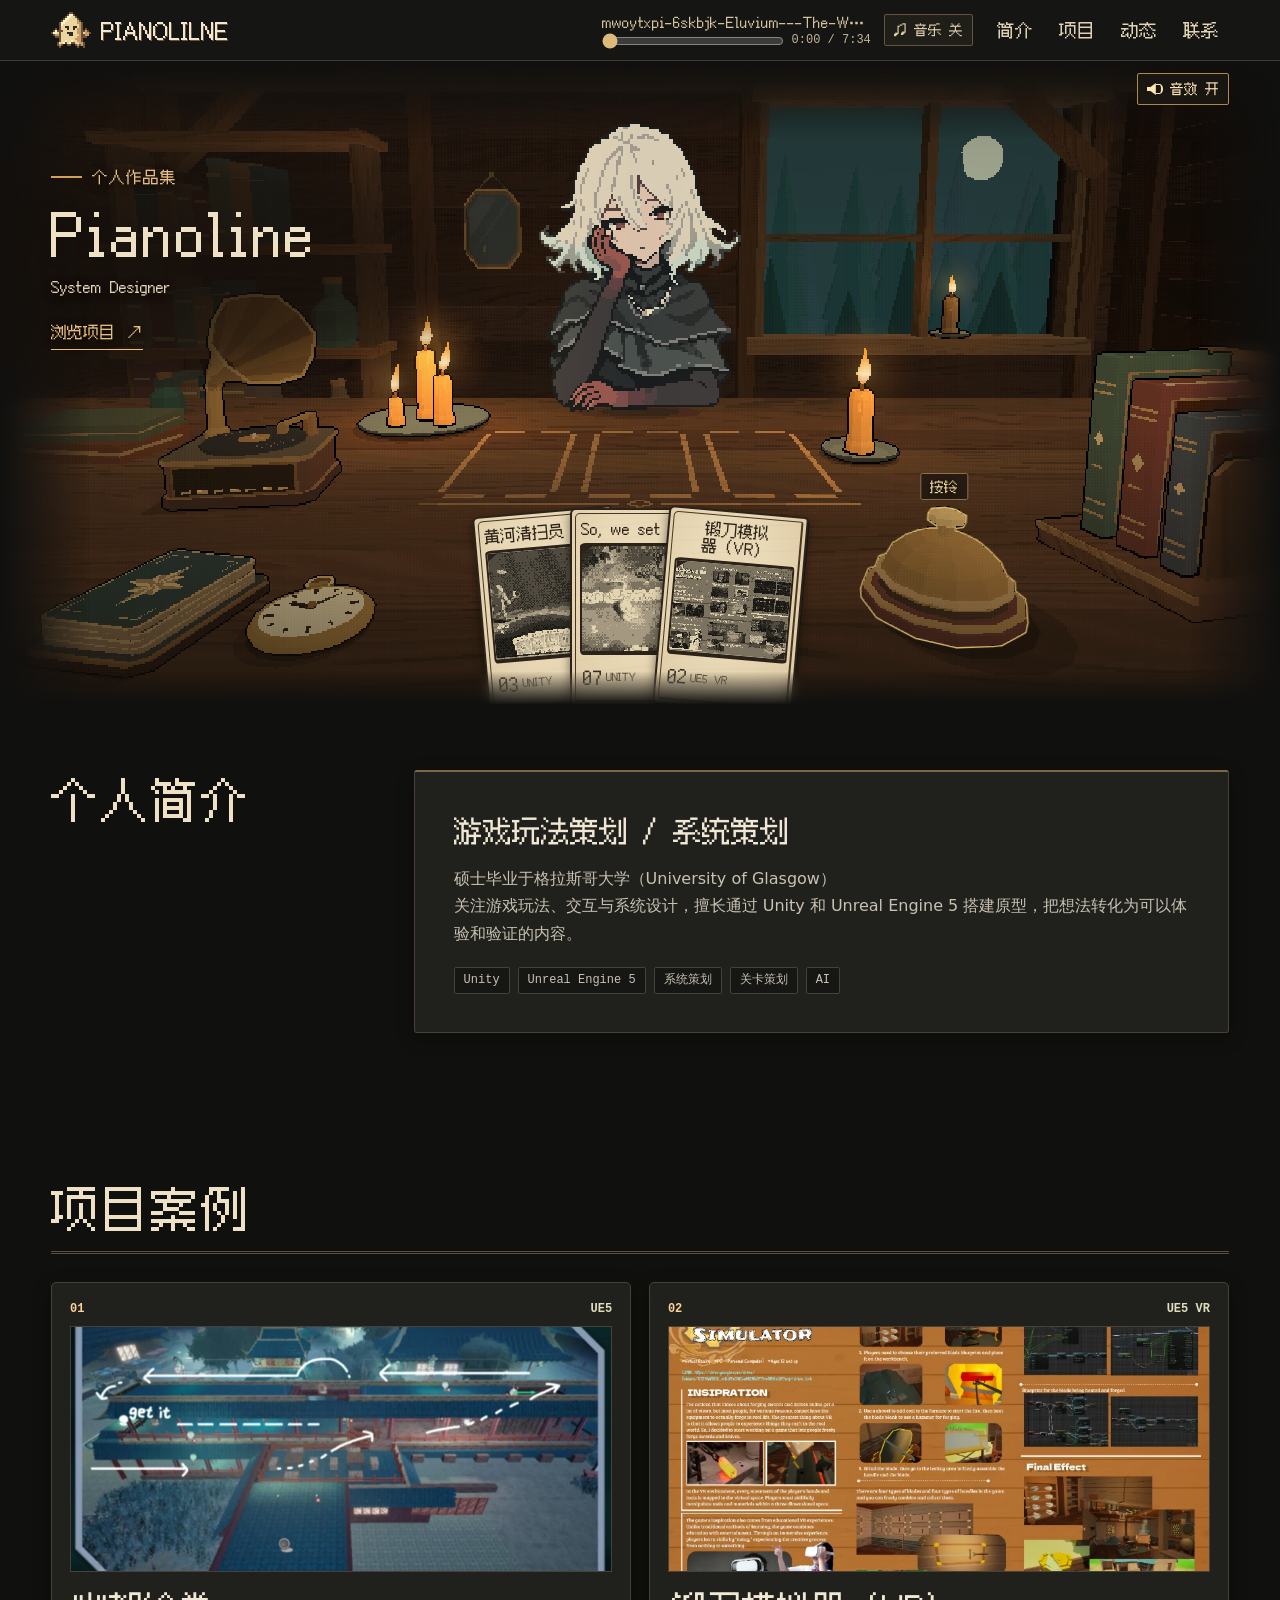
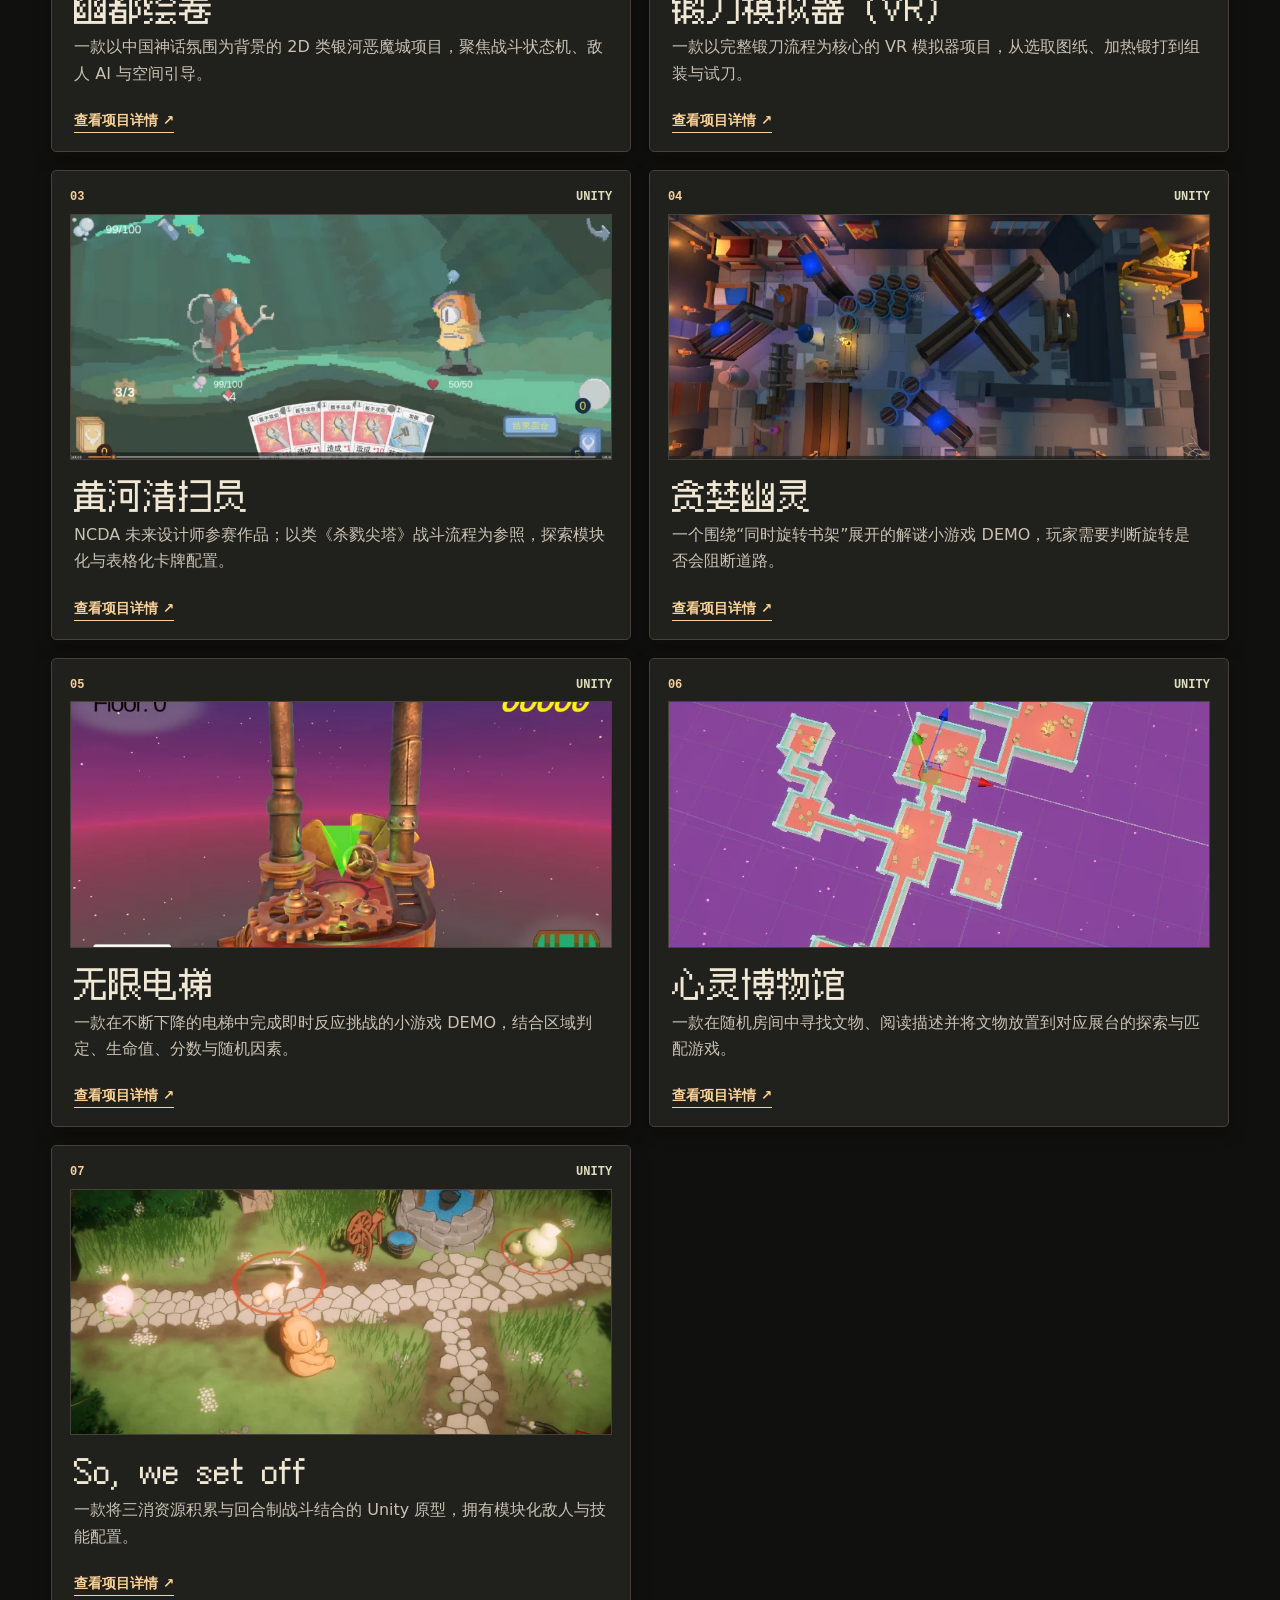
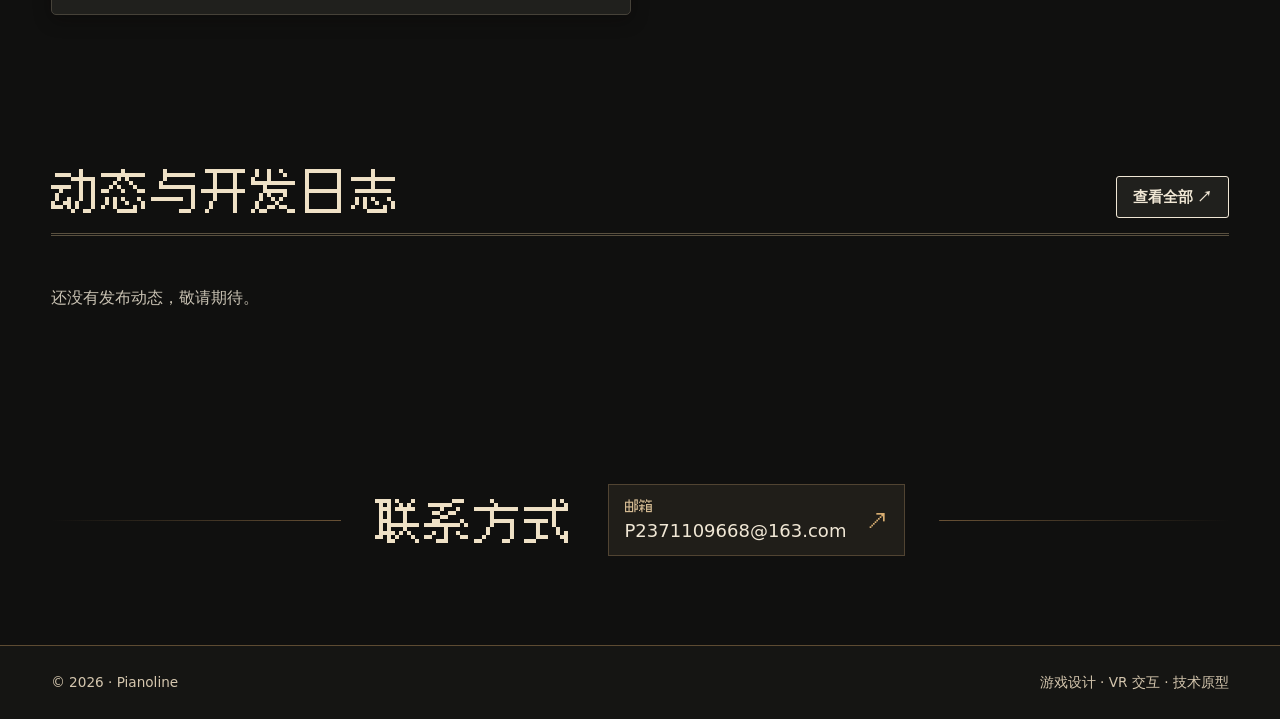
<file: index.html>
<!doctype html>
<html lang="zh-CN">
  <head>
    <meta charset="utf-8">
    <meta name="color-scheme" content="dark">
    <style>html { background: #10100f; }</style>
    <meta name="viewport" content="width=device-width, initial-scale=1">
    <meta name="description" content="中文游戏与 VR 设计个人作品集。">
    <title>游戏与 VR 作品集</title>
    <link rel="stylesheet" href="assets/fonts/titles.css?v=pixel-table-3">
    <link rel="stylesheet" href="assets/styles.css?v=phone-table">
    <link rel="stylesheet" href="assets/site-music.css?v=music-prompt">
  </head>
  <body data-page="home">
    <script src="assets/main.js?v=continuous-music"></script>
    <div id="site-root"></div>
    <noscript>此作品集需要启用浏览器 JavaScript 才能加载内容。</noscript>
    <script src="assets/site-content.js?v=stream-playback"></script>
    <script src="assets/schema.js?v=dream-red-book"></script>
    <script src="assets/playlist-files.js"></script>
    <script src="assets/music-spectrum.js?v=stream-playback"></script>
    <script src="assets/site-music.js?v=mobile-playhead"></script>
    <script src="assets/site.js?v=lit-room"></script>
  </body>
</html>
</file>
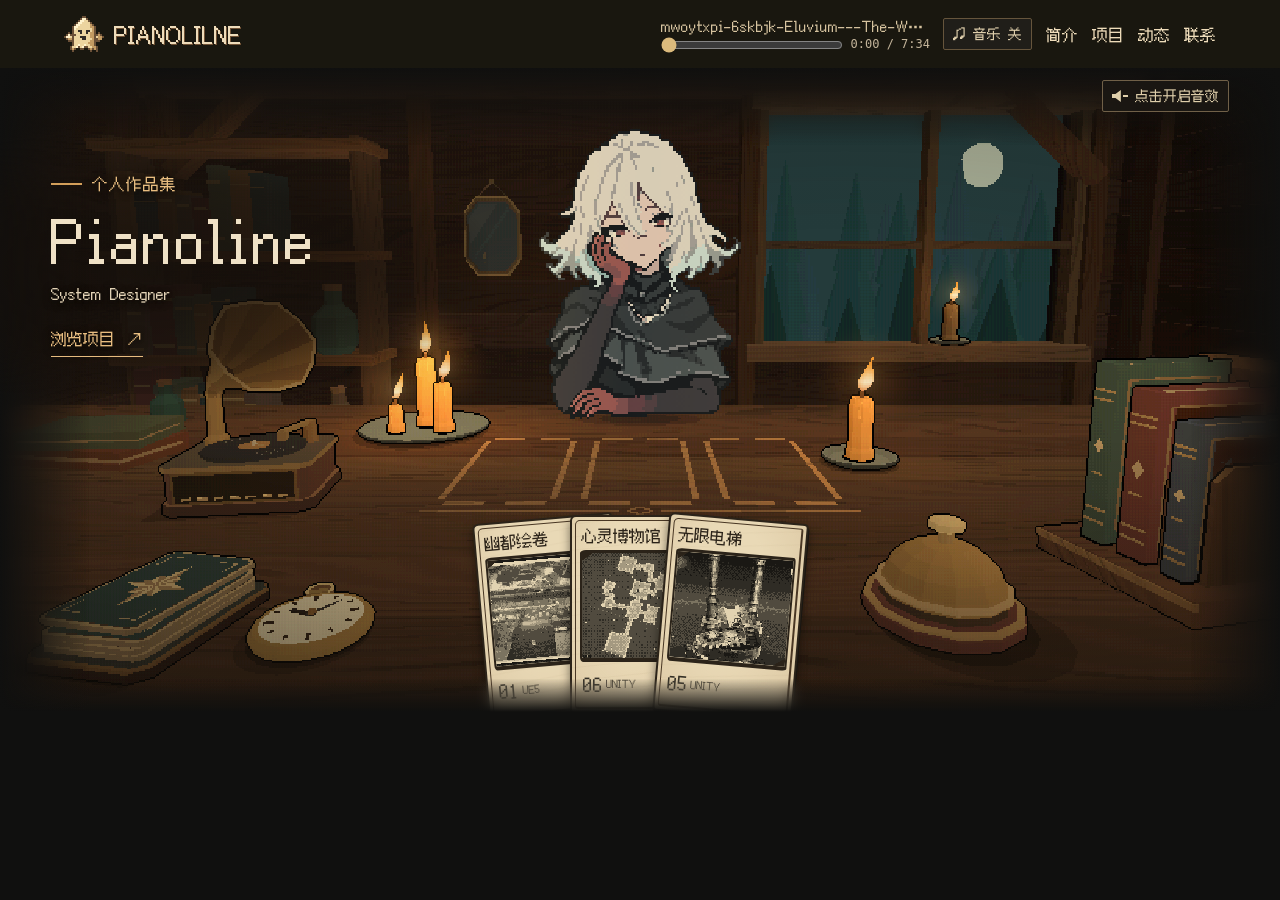
<file: interactive/index.html>
<!doctype html>
<html lang="zh-CN">
<head>
  <meta charset="utf-8">
  <meta name="color-scheme" content="dark">
  <style>html { background: #10100f; }</style>
  <meta name="viewport" content="width=device-width,initial-scale=1">
  <title>个人作品集 · 作品卡</title>
  <script>
    const display = new URLSearchParams(location.search);
    const tableKey = "portfolio-table-v1:" + new URL("../", location.href).pathname + (display.has("preview") ? ":preview" : "");
    const resumeTable = display.has("resume") || performance.getEntriesByType("navigation")[0]?.type === "back_forward";
    if (display.has("embed")) document.documentElement.classList.add("embedded");
    // The embedded table has its own height. Use the host viewport for phone rotation.
    const viewport = window.frameElement?.ownerDocument.defaultView || window;
    const phoneLandscape = viewport.matchMedia("(pointer:coarse) and (orientation:landscape) and (max-height:550px) and (max-width:1000px)");
    function updatePhoneLayout() { document.documentElement.classList.toggle("phone-landscape", phoneLandscape.matches); }
    updatePhoneLayout();
    phoneLandscape.addEventListener("change", updatePhoneLayout);
  </script>
  <link rel="stylesheet" href="../assets/fonts/titles.css?v=pixel-table-3">
  <link rel="stylesheet" href="prototype.css?v=pixel-ink">
  <link rel="stylesheet" href="../assets/site-music.css?v=music-prompt">
</head>
<body>
  <header class="standalone"><a href="../index.html"><span class="brand-mark" aria-hidden="true"></span>PIANOLILNE</a><div class="site-music"></div><nav aria-label="页面导航"><a href="../index.html#about">简介</a><a href="../index.html#projects">项目</a><a href="../index.html#updates">动态</a><a href="../index.html#contact">联系</a></nav></header>
  <main class="arena" id="arena">
    <div class="audio-controls" role="group" aria-label="声音设置">
    <button id="sound-toggle" class="sound-toggle" type="button" tabindex="-1" aria-label="牌桌音效" aria-pressed="false" hidden>
      <i class="speaker" aria-hidden="true"></i><span class="sound-state">点击开启音效</span>
    </button>
    </div>
    <section class="stage" aria-labelledby="title">
      <div class="opening">
        <p class="edition"><i aria-hidden="true"></i> 个人作品集</p>
        <div class="opening-copy">
          <h1 id="title">作品集</h1>
          <p class="byline" id="byline"></p>
          <p class="opening-note" id="opening-note" hidden></p>
        </div>
        <a class="browse" target="_top" href="../index.html#projects">浏览项目 <span aria-hidden="true">↗</span></a>
      </div>
    </section>
    <svg width="0" height="0" aria-hidden="true" focusable="false" style="position:absolute">
      <defs>
        <filter id="card-ink-levels" color-interpolation-filters="sRGB">
          <feColorMatrix type="matrix" values=".36 .71 .14 0 -.10  .36 .71 .14 0 -.10  .36 .71 .14 0 -.10  0 0 0 1 0"/>
          <feComponentTransfer>
            <feFuncR type="discrete" tableValues=".11 .20 .35 .53 .71 .86 .97"/>
            <feFuncG type="discrete" tableValues=".11 .20 .35 .53 .71 .86 .97"/>
            <feFuncB type="discrete" tableValues=".11 .20 .35 .53 .71 .86 .97"/>
          </feComponentTransfer>
        </filter>
        <clipPath id="dream-table-contact" clipPathUnits="objectBoundingBox">
        <polygon transform="scale(.0078125)" id="dream-table-edge" points="0,0 128,0 128,120 0,120"/>
        <!-- The exposed arms stay in front of the table in all five finger poses. -->
        <path transform="scale(.0078125)" d="M30 [base64]"/>
      </clipPath></defs>
    </svg>
    <div class="encounter">
        <button tabindex="-1" class="ghost" id="ghost" type="button" title="守望人" aria-label="和守望人聊天，或把作品卡拖给她">
          <span class="speech" id="speech" aria-hidden="true" hidden></span>
          <span class="ghost-portrait" aria-hidden="true">
            <span class="skin-layers">
              <span class="portrait-layer portrait-ink"><img src="art/celadon-ghost.png?v=eyelids" width="128" height="128" alt="" draggable="false"></span>
              <span class="portrait-layer portrait-embers"><img src="art/celadon-ghost-expression.png?v=eyelids" width="128" height="128" alt="" draggable="false"></span>
            </span>
          </span>
          <span class="hit" aria-hidden="true"></span>
        </button>
    </div>
    <button type="button" id="window-moon" aria-label="点击月亮，进入城堡" hidden></button>
    <button type="button" id="skin-mirror" aria-label="古镜，切换角色皮肤" hidden></button>
    <span class="ghost-voice" id="ghost-voice" role="status" aria-atomic="true"></span>
    <div class="scene-edges" aria-hidden="true"></div>
    <div class="board-slots" id="board-slots" role="group" aria-label="己方三个牌位">
      <div class="board-slot"></div><div class="board-slot"></div><div class="board-slot"></div>
    </div>
    <section class="table" aria-label="作品手牌">
      <div class="table-inner">
        <div class="play-row">
          <div class="deckzone">
            <button tabindex="-1" id="deck" class="deck" aria-label="抽一张作品卡" aria-describedby="deck-tip">
              <span class="control-art deck-art" aria-hidden="true"><i>✷</i></span>
              <span class="prop-tip" id="deck-tip" role="tooltip"><b>抽一张</b><small>牌库余 <span id="remaining"></span> 张</small><small>拖到这里可放回</small></span>
            </button>
          </div>
          <button tabindex="-1" type="button" id="shuffle" class="shuffle" aria-label="怀表：洗回手牌和已用牌，重新抽三张" aria-describedby="shuffle-tip">
            <span class="control-art shuffle-art" aria-hidden="true"></span>
            <span class="prop-tip" id="shuffle-tip" role="tooltip"><b>洗牌重抽</b><small>洗回手牌和已用牌，重发三张</small></span>
          </button>
          <div class="hand" id="hand"></div>
          <button tabindex="-1" class="end" id="end" aria-label="结束回合，前往动态" aria-describedby="bell-tip">
            <span class="control-art bell-art" aria-hidden="true"></span>
            <span class="prop-tip" id="bell-tip" role="tooltip"><b>回合结束</b><small>按铃前往动态</small></span>
          </button>
        </div>
      </div>
    </section>
    <div id="transition" class="transition" aria-hidden="true"><div class="reveal-cover"><img id="transition-image" alt="" hidden><strong id="transition-title"></strong></div></div>
  </main>
  <script src="../assets/schema.js?v=dream-red-book"></script>
  <script src="../assets/playlist-files.js"></script>
  <script src="../assets/site-content.js?v=stream-playback"></script>
  <script src="art/book-prints.js?v=pixel-png"></script>
  <script src="cabin-mesh.js?v=pixel-png"></script>
  <script src="portrait-light.js?v=lit-room"></script>
  <script src="cabin-view.js?v=pixel-png"></script>
  <script src="ghost-idle.js?v=lit-room"></script>
  <script src="golden-veil.js?v=mist-wisps"></script>
  <script src="skin-mirror.js?v=lit-room"></script>
  <script src="table-audio.js?v=duel-placement"></script>
  <script src="../assets/music-spectrum.js?v=stream-playback"></script>
  <script src="../assets/site-music.js?v=mobile-playhead"></script>
  <script src="card-art.js"></script>
  <script src="prototype.js?v=pixel-ink"></script>
</body>
</html>
</file>
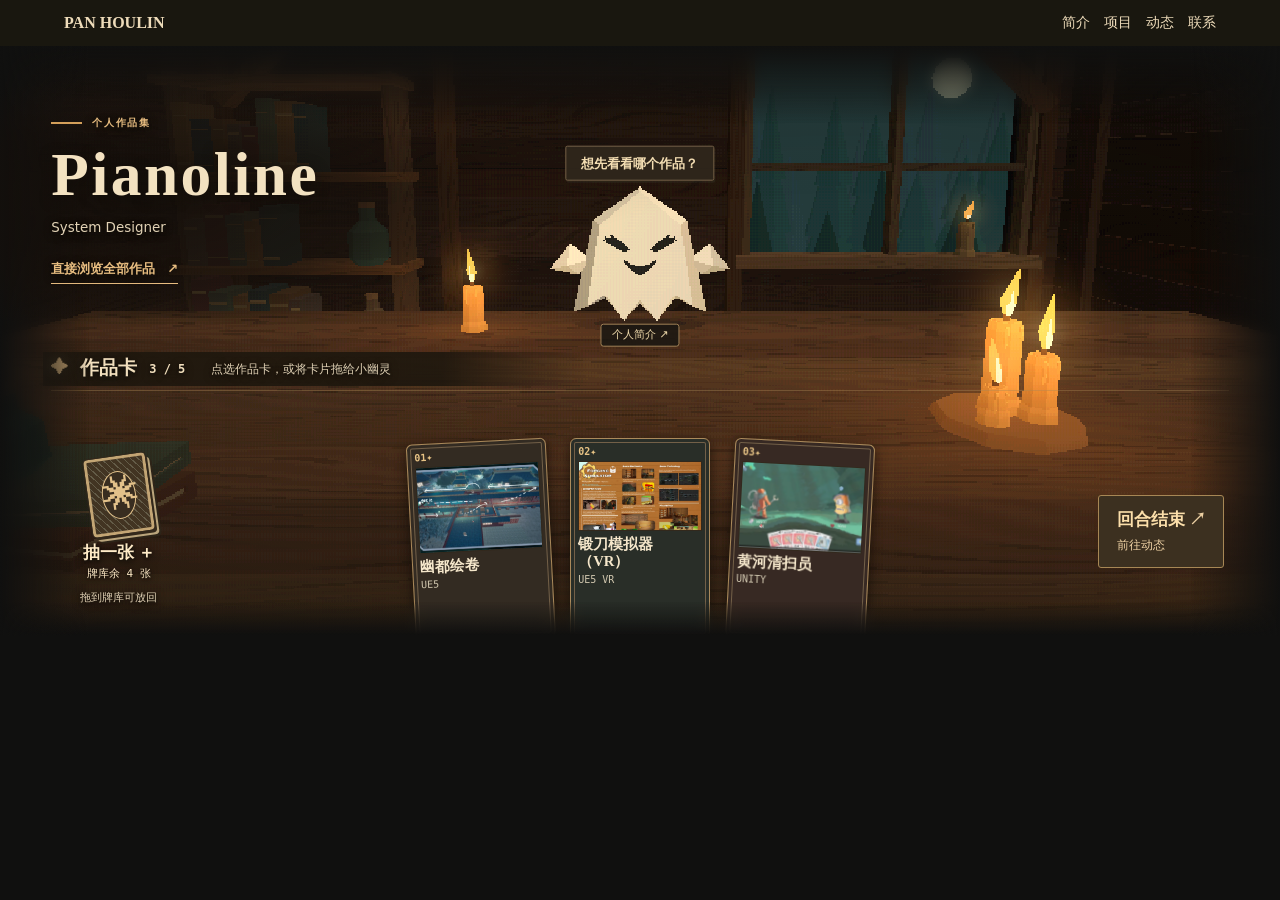
<file: prototype/index.html>
<!doctype html>
<html lang="zh-CN">
<head>
  <meta charset="utf-8">
  <meta name="viewport" content="width=device-width,initial-scale=1">
  <title>个人作品集 · 作品卡</title>
  <script>
    const display = new URLSearchParams(location.search);
    if (display.has("embed")) document.documentElement.classList.add("embedded");
  </script>
  <link rel="stylesheet" href="prototype.css?v=intro-layer">
</head>
<body>
  <header class="standalone"><a href="../index.html">PAN HOULIN</a><nav aria-label="页面导航"><a href="../index.html#about">简介</a><a href="../index.html#projects">项目</a><a href="../index.html#updates">动态</a><a href="../index.html#contact">联系</a></nav></header>
  <main class="arena" id="arena">
    <section class="stage" aria-labelledby="title">
      <div class="opening">
        <p class="edition"><i aria-hidden="true"></i> 个人作品集</p>
        <h1 id="title">作品集</h1>
        <p class="byline" id="byline"></p>
        <a class="browse" target="_top" href="../index.html#projects">直接浏览全部作品 <span aria-hidden="true">↗</span></a>
      </div>
    </section>
    <div class="encounter">
        <p class="speech" id="speech" role="status">想先看看哪个作品？</p>
        <button class="ghost" id="ghost" type="button" aria-label="点击了解我，或把卡牌拖到这里">
          <img src="art/front-ghost.webp" alt="" draggable="false">
          <span class="hit" aria-hidden="true">−128</span>
          <span class="ghost-label">个人简介 ↗</span>
        </button>
    </div>
    <div class="scene-edges" aria-hidden="true"></div>
    <section class="table" aria-labelledby="hand-title">
      <div class="table-inner">
        <div class="table-head"><h2 id="hand-title">作品卡 <small id="count"></small></h2><p>点选作品卡，或将卡片拖给小幽灵</p></div>
        <div class="play-row">
          <div class="deckzone">
            <button id="deck" class="deck" aria-label="抽取一张项目卡"><span class="deck-art" aria-hidden="true"><i>✷</i></span><span class="deck-copy"><b>抽一张 <span aria-hidden="true">＋</span></b><small>牌库余 <span id="remaining"></span> 张</small></span></button>
            <span class="deck-hint">拖到牌库可放回</span>
          </div>
          <div class="hand" id="hand"></div>
          <button class="end" id="end"><span>回合结束 <i aria-hidden="true">↗</i></span><small>前往动态</small></button>
        </div>
      </div>
    </section>
    <div id="transition" class="transition" aria-hidden="true"><span>翻开作品</span><strong id="transition-title"></strong></div>
  </main>
  <dialog id="about" aria-labelledby="about-name"><button id="close" aria-label="关闭简介">×</button><span class="edition">ABOUT THE DESIGNER</span><h2 id="about-name"></h2><p id="about-copy"></p><a class="browse" href="../index.html#about" target="_top">查看完整介绍 ↗</a></dialog>
  <script src="../assets/site-content.js?v=woodcut"></script>
  <script src="cabin-mesh.js?v=paperfire"></script>
  <script src="cabin-view.js?v=paperfire"></script>
  <script src="prototype.js?v=paperfire"></script>
</body>
</html>
</file>
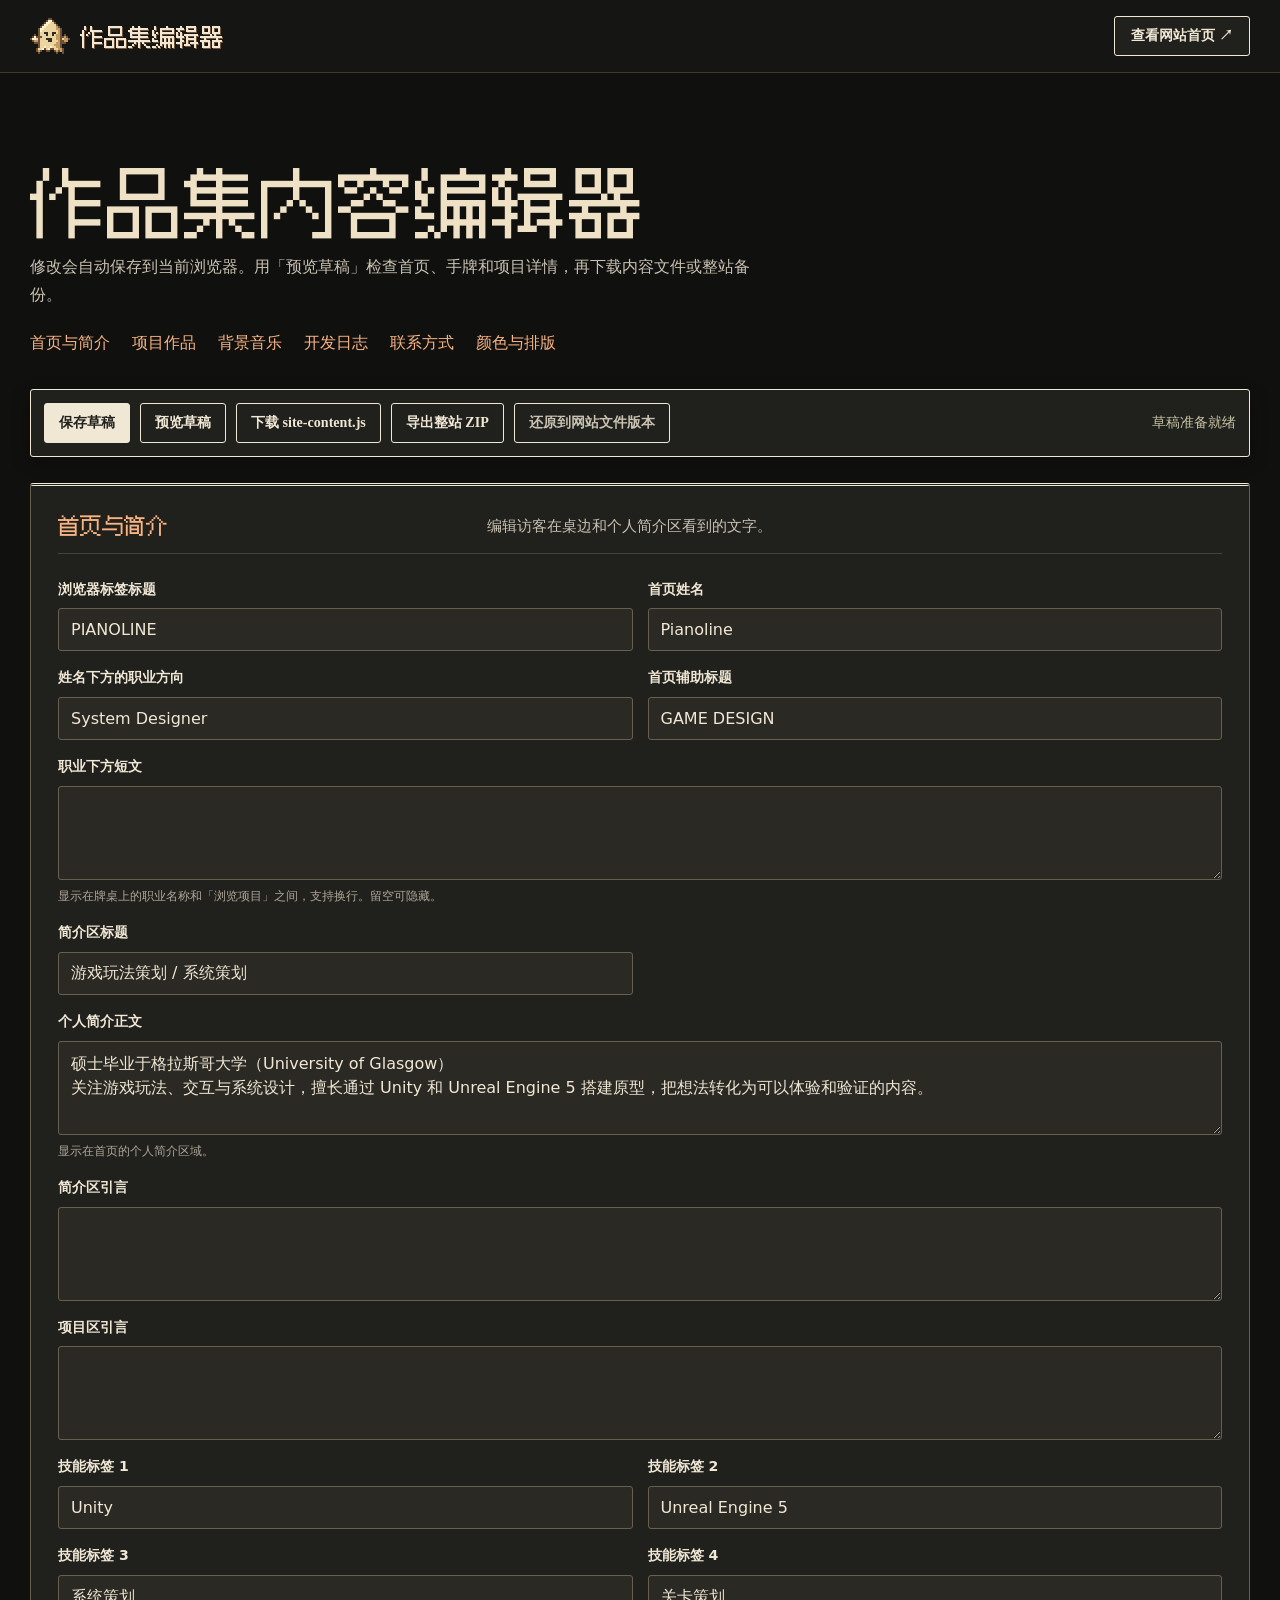
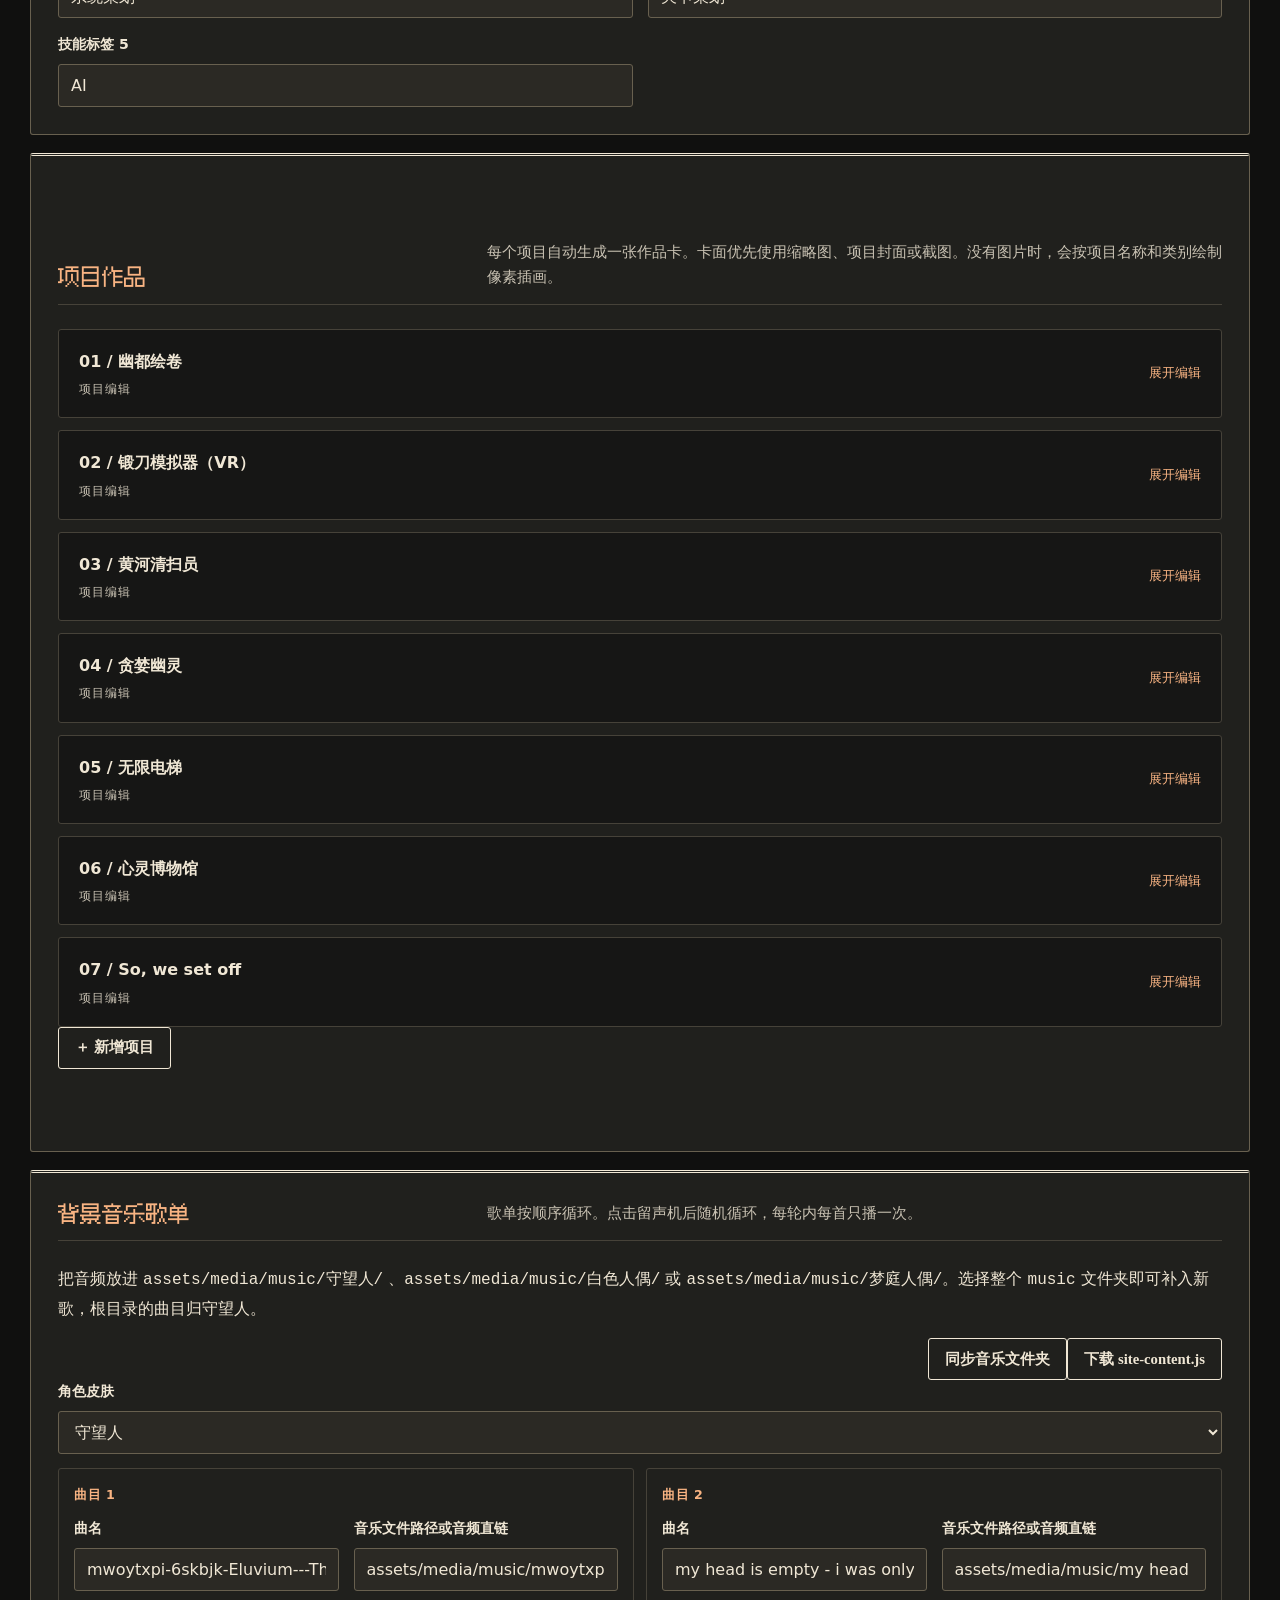
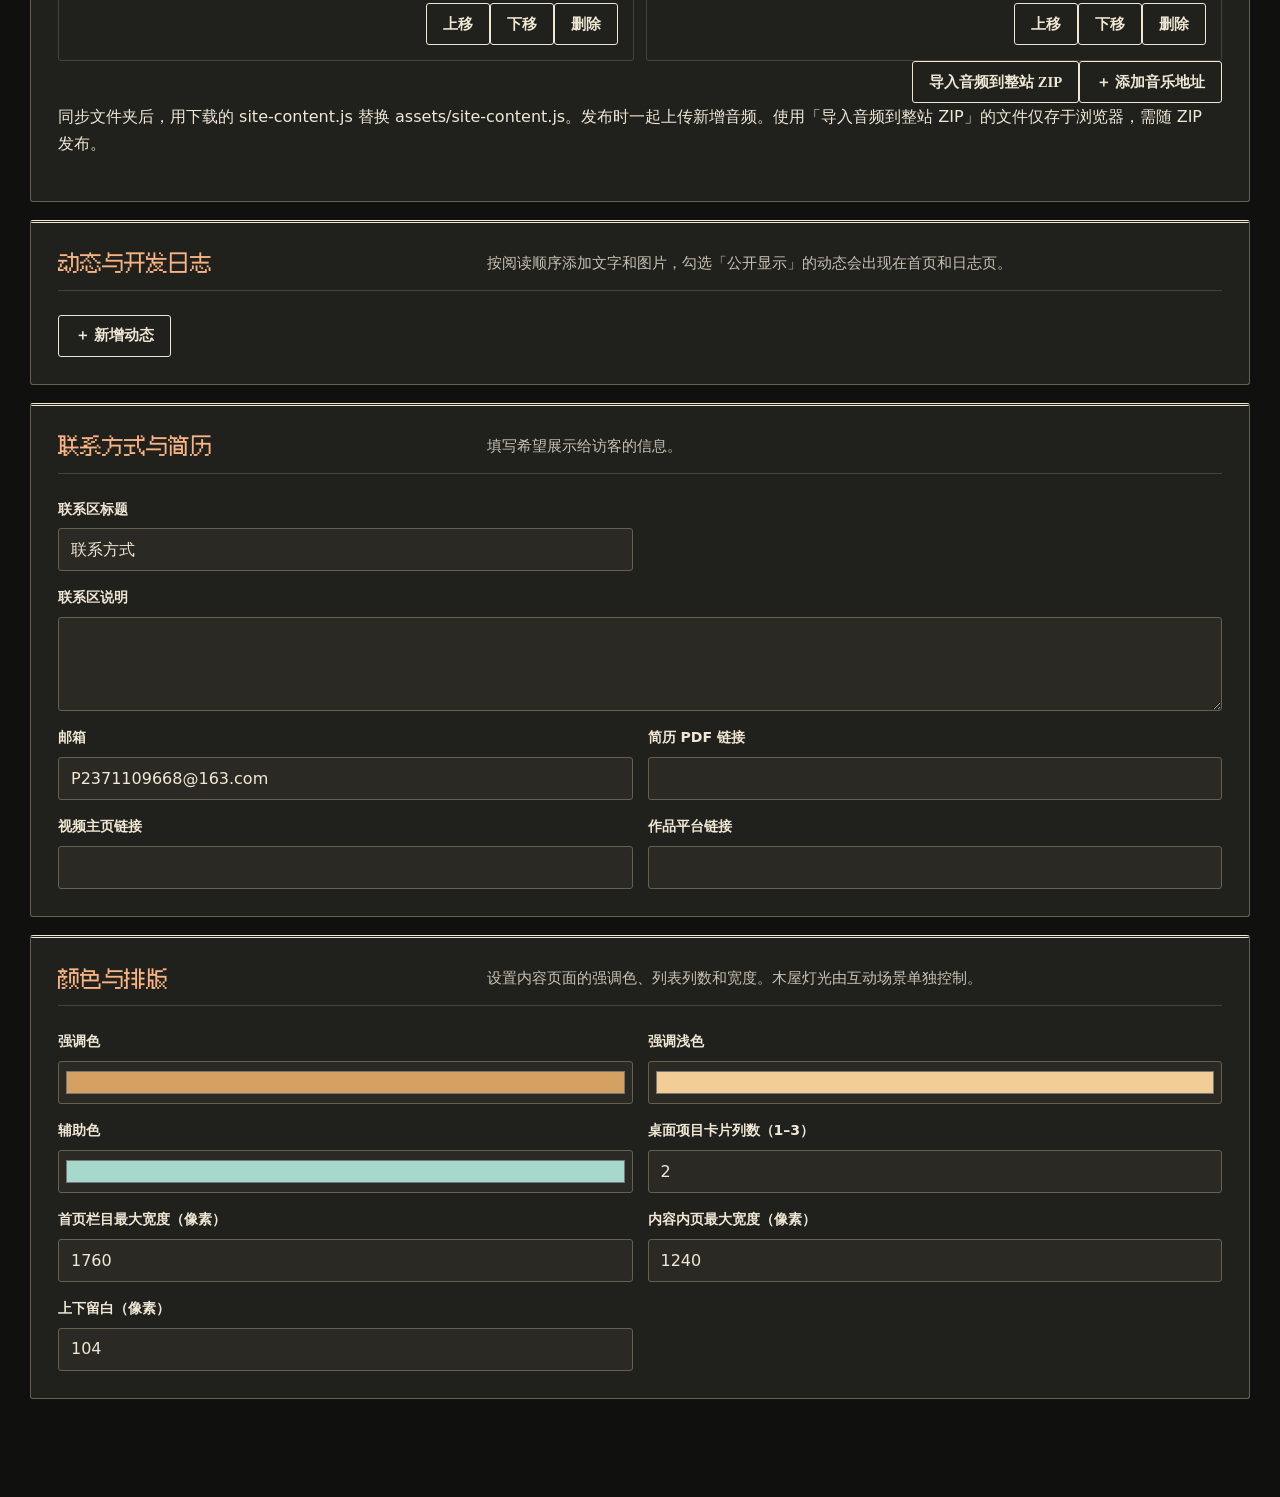
<file: editor.html>
<!doctype html>
<html lang="zh-CN">
  <head>
    <meta charset="utf-8">
    <meta name="viewport" content="width=device-width, initial-scale=1">
    <meta name="description" content="个人作品集内容与排版编辑器。">
    <title>作品集编辑器</title>
    <link rel="stylesheet" href="assets/fonts/titles.css?v=pixel-table-3">
    <link rel="stylesheet" href="assets/styles.css?v=opening-note">
  </head>
  <body class="editor-page">
    <header class="editor-topbar">
      <div class="editor-topbar-inner">
        <a class="brand" href="index.html"><span class="brand-mark" aria-hidden="true"></span><span>作品集编辑器</span></a>
        <a class="button editor-home-link" href="index.html">查看网站首页 ↗</a>
      </div>
    </header>
    <main class="editor-main">
      <section class="editor-intro">
        <h1>作品集内容编辑器</h1>
        <p>修改会自动保存到当前浏览器。用「预览草稿」检查首页、手牌和项目详情，再下载内容文件或整站备份。</p>
        <nav class="editor-jump" aria-label="编辑栏目">
          <a href="#profile">首页与简介</a><a href="#projects">项目作品</a><a href="#playlist">背景音乐</a><a href="#posts">开发日志</a><a href="#contact">联系方式</a><a href="#appearance">颜色与排版</a>
        </nav>
      </section>

      <section class="editor-actions" aria-label="编辑操作">
        <button class="button primary" type="button" data-action="save">保存草稿</button>
        <button class="button" type="button" data-action="preview">预览草稿</button>
        <button class="button" type="button" data-action="download">下载 site-content.js</button>
        <button class="button" type="button" data-action="website">导出整站 ZIP</button>
        <button class="button subtle" type="button" data-action="reset">还原到网站文件版本</button>
        <span class="editor-status" role="status" aria-live="polite">草稿准备就绪</span>
      </section>

      <div id="editor-root" class="editor-root"></div>
    </main>
    <script src="assets/site-content.js?v=stream-playback"></script>
    <script src="assets/schema.js?v=dream-red-book"></script>
    <script src="assets/playlist-files.js"></script>
    <script src="assets/export-site.js?v=project-art"></script>
    <script src="assets/editor.js?v=project-art"></script>
  </body>
</html>
</file>
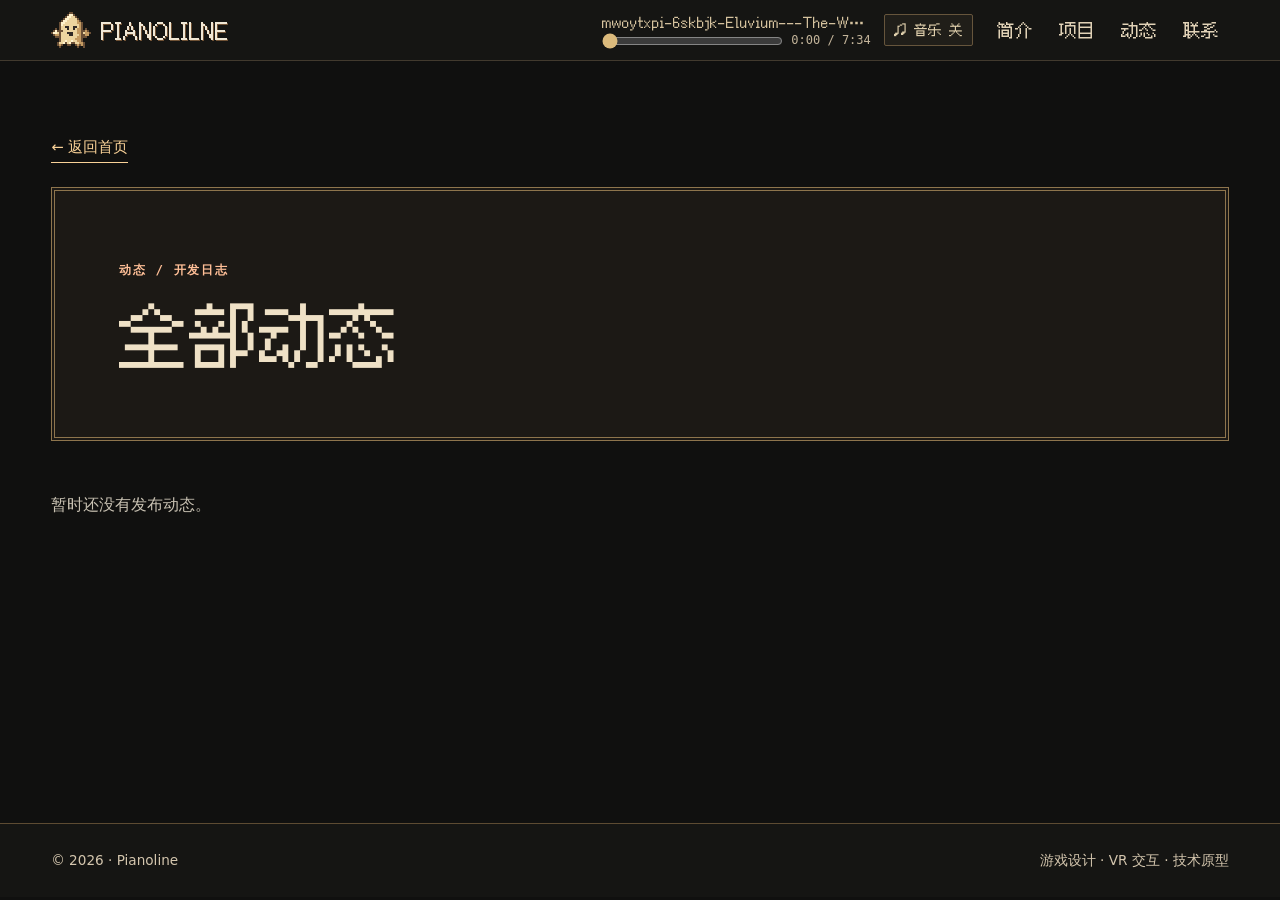
<file: posts.html>
<!doctype html><html lang="zh-CN"><head><meta charset="utf-8"><meta name="viewport" content="width=device-width, initial-scale=1"><title>动态与开发日志</title><link rel="stylesheet" href="assets/fonts/titles.css?v=pixel-table-3">
    <link rel="stylesheet" href="assets/styles.css?v=phone-table">
    <link rel="stylesheet" href="assets/site-music.css?v=music-prompt"></head><body data-page="posts"><div id="site-root"></div><noscript>请启用 JavaScript 查看动态。</noscript><script src="assets/site-content.js?v=stream-playback"></script><script src="assets/schema.js?v=dream-red-book"></script><script src="assets/main.js?v=continuous-music"></script><script src="assets/playlist-files.js"></script>
    <script src="assets/site-music.js?v=mobile-playhead"></script>
    <script src="assets/site.js?v=lit-room"></script></body></html>
</file>
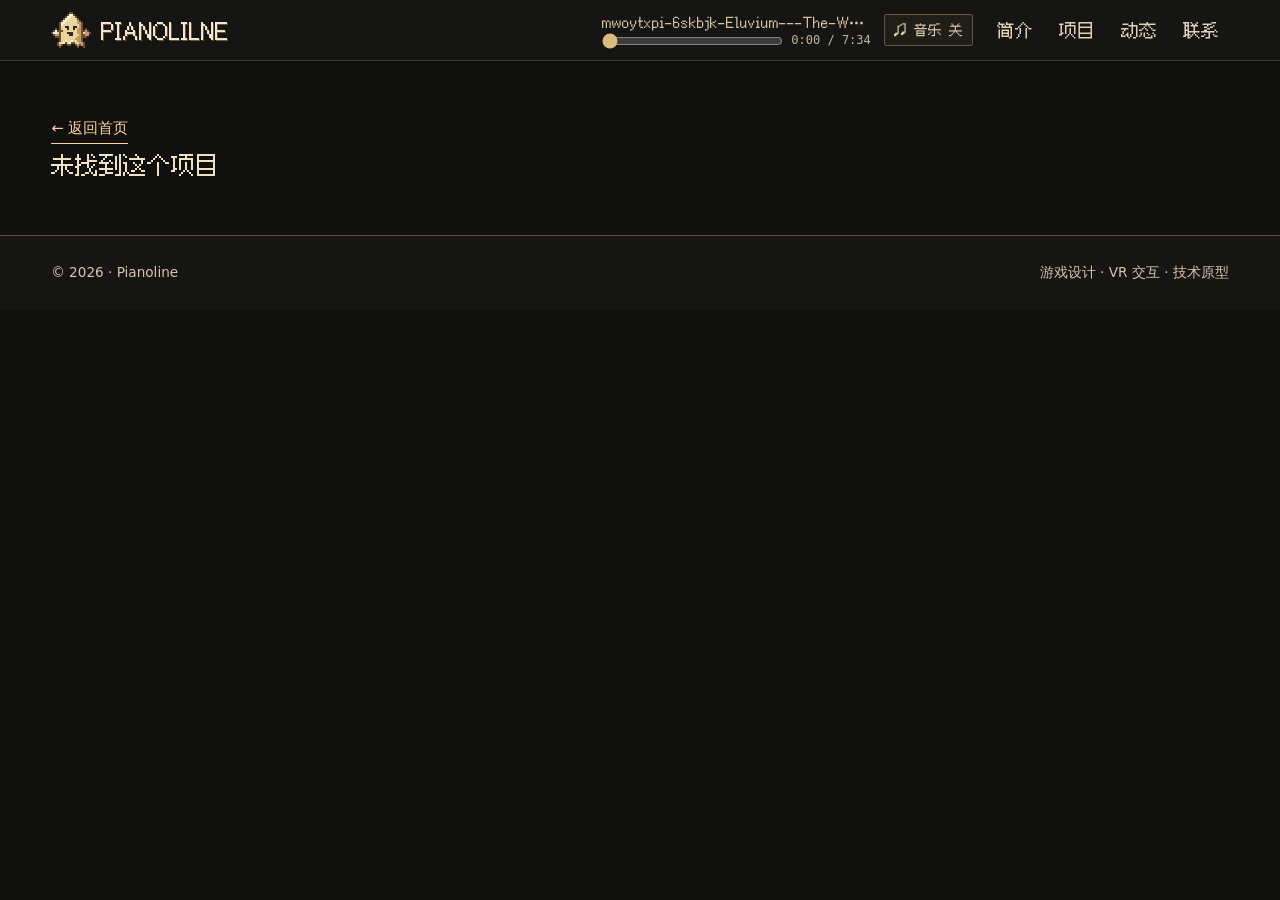
<file: projects/detail.html>
<!doctype html>
<html lang="zh-CN">
  <head>
    <meta charset="utf-8">
    <meta name="viewport" content="width=device-width, initial-scale=1">
    <title>项目详情｜作品集</title>
    <link rel="stylesheet" href="../assets/fonts/titles.css?v=pixel-table-3">
    <link rel="stylesheet" href="../assets/styles.css?v=phone-table">
    <link rel="stylesheet" href="../assets/site-music.css?v=music-prompt">
  </head>
  <body data-page="project">
    <div id="site-root"></div>
    <noscript>此作品集需要启用浏览器 JavaScript 才能加载内容。</noscript>
    <script src="../assets/site-content.js?v=stream-playback"></script>
    <script src="../assets/schema.js?v=dream-red-book"></script>
    <script src="../assets/main.js?v=continuous-music"></script>
    <script src="../assets/playlist-files.js"></script>
    <script src="../assets/site-music.js?v=mobile-playhead"></script>
    <script src="../assets/site.js?v=lit-room"></script>
  </body>
</html>
</file>
<file: assets/fonts/titles.css>
/* Fusion Pixel 12px Proportional, Simplified Chinese. See LICENSE.txt. */
@font-face {
  font-family: "Fusion Pixel";
  src: url("./fusion-pixel-12-zh-hans.woff2") format("woff2");
  font-style: normal;
  font-weight: 400;
  font-display: swap;
}

:root {
  --title-font: "Fusion Pixel", "Microsoft YaHei", sans-serif;
}

/* Keep display lettering in the warm paper palette of the table. */
:root {
  --title-paper: #efe1c6;
  --title-edge: 1px 1px 0 #705235;
}

.brand-mark { display: inline-block; flex: none; width: 40px; height: 40px; background: url("../ghost-mark.png") center / contain no-repeat; image-rendering: pixelated; }
</file>
<file: assets/styles.css>
:root {
  color-scheme: dark;
  --bg: #161615;
  --bg-soft: #272620;
  --surface: #20201d;
  --surface-bright: #2b2924;
  --text: #f0e7d5;
  --muted: #c9c2b3;
  --dim: #afa797;
  --line: #464239;
  --line-strong: #68604f;
  --accent: #a64a32;
  --accent-light: #f18b67;
  --teal: #365e5c;
  --ink-accent: color-mix(in srgb, var(--accent-light) 45%, #ffd69a);
  --ink-teal: color-mix(in srgb, var(--teal) 22%, #eee0b9);
  --paper-grain: repeating-linear-gradient(0deg, transparent 0 3px, #394a3e06 3px 4px);
  --serif: Georgia, "Noto Serif SC", "Songti SC", "SimSun", serif;
  --mono: "IBM Plex Mono", Consolas, monospace;
  --max: 1180px;
  --radius-lg: 5px;
  --radius-md: 3px;
  --shadow: 0 5px 18px #09070555;
}

* { box-sizing: border-box; }

html { scroll-behavior: smooth; overflow-x: clip; }
html.room-tearing { overflow: hidden; scrollbar-gutter: stable; }

body { margin: 0; color: var(--text); background: #10100f; font: 16px/1.7 "Microsoft YaHei", system-ui, sans-serif; }

a { color: inherit; text-decoration: none; }

button { font: inherit; }

.site-shell { overflow: clip; }

.container { width: min(var(--max), 92%); margin: 0 auto; }

.topbar, .editor-topbar {
  position: sticky;
  top: 0;
  z-index: 30;
  background: #191710;
  border-bottom: 1px solid var(--text);
}
.topbar-inner { min-height: 60px; display: flex; align-items: center; justify-content: space-between; gap: 14px; }
.container.topbar-inner, .editor-topbar-inner { width: min(92%, 2300px); }
.brand { text-shadow: var(--title-edge); display: inline-flex; align-items: center; gap: 10px; font: 400 24px/1 var(--title-font); }

.nav { display: flex; align-items: center; gap: 6px; color: #e2d3b8; font-size: .92rem; }
.nav a { padding: 7px 10px; border-radius: 2px; }
.nav a:is(:hover,:focus-visible) { color: var(--ink-accent); background: var(--bg-soft); }
:focus-visible { outline: 2px solid var(--ink-accent); outline-offset: 3px; }

.hero { min-height: 700px; display: grid; grid-template-columns: 1.15fr 0.85fr; align-items: center; gap: 66px; padding: 98px 0 82px; }
/* The game measures its own hand as cards wrap on small screens. */
.interactive-hero { width: 100%; position: relative; }
.interactive-intro { position: absolute; width: 1px; height: 1px; margin: 0; overflow: hidden; clip-path: inset(50%); }
.interactive-frame { display: block; width: 100%; height: 680px; border: 0; }
:is(main#top, section[id]) { scroll-margin-top: 70px; }
@media (max-width: 550px) {
  .container.topbar-inner { width: 94%; min-height: 50px; gap: 5px; }
  .topbar .brand { font-size: 14px; gap: 6px; }
  .topbar .nav a { padding: 7px 5px; }
  .interactive-frame { height: 665px; }
}

.eyebrow, .micro-label {
  display: inline-flex;
  align-items: center;
  gap: 8px;
  color: var(--ink-teal);
  font-size: 0.78rem;
  font-weight: 700;
  letter-spacing: 0.13em;
  text-transform: uppercase;
}

.eyebrow::before { content: ""; width: 28px; height: 1px; background: currentColor; }

h1, h2, h3, p { margin-top: 0; }
h1, h2, h3, h4, h5, h6 { font-family: var(--title-font); font-weight: 400; font-synthesis: none; }
h1, h2 { color: var(--title-paper); }
.micro-label, .section-label, .project-kicker, .project-number { font-family: var(--mono); }

.hero h1 { max-width: 760px; margin: 22px 0; font-size: clamp(3rem, 7vw, 6.9rem); line-height: 0.99; letter-spacing: 0; }

.hero h1 em { color: var(--ink-accent); font-style: normal; }

.hero-copy { max-width: 640px; color: var(--muted); font-size: clamp(1rem, 1.5vw, 1.2rem); }

.hero-actions { display: flex; flex-wrap: wrap; gap: 12px; margin-top: 32px; }

.button { display: inline-flex; align-items: center; justify-content: center; min-height: 42px; padding: 0 16px; border: 1px solid var(--text); border-radius: 3px; color: var(--text); background: var(--surface); font: 650 .92rem/1.4 var(--serif); cursor: pointer; }

.button:hover, .button:focus-visible { background: var(--bg-soft); box-shadow: 2px 2px 0 var(--text); }

.button.primary { background: var(--text); border-color: var(--text); color: var(--surface); }

.button.primary:hover, .button.primary:focus-visible { background: #28484b; }

.hero-art {
  position: relative;
  aspect-ratio: 0.92;
  min-height: 450px;
  isolation: isolate;
}

.orb { position: absolute; border-radius: 50%; filter: blur(1px); }
.orb-one { width: 68%; aspect-ratio: 1; top: 8%; right: 0; border: 1px solid rgba(157, 216, 206, 0.4); box-shadow: inset 0 0 90px rgba(157, 216, 206, 0.05); }
.orb-two { width: 47%; aspect-ratio: 1; left: 4%; bottom: 2%; border: 1px solid rgba(231, 167, 94, 0.5); box-shadow: 0 0 90px rgba(231, 167, 94, 0.09); }
.orb-three { width: 11%; aspect-ratio: 1; right: 9%; bottom: 13%; background: var(--accent); box-shadow: 0 0 55px rgba(231, 167, 94, 0.58); }

.hero-card {
  position: absolute;
  z-index: 2;
  width: min(78%, 350px);
  right: 10%;
  bottom: 18%;
  padding: 24px;
  border: 1px solid rgba(237, 240, 233, 0.18);
  border-radius: var(--radius-lg);
  background: linear-gradient(135deg, rgba(30, 38, 41, 0.94), rgba(17, 22, 25, 0.81));
  box-shadow: var(--shadow);
  backdrop-filter: blur(16px);
}

.hero-card .placeholder-line { display: block; height: 9px; margin: 11px 0; border-radius: 99px; background: linear-gradient(90deg, rgba(237,240,233,.32), rgba(237,240,233,.06)); }
.hero-card .placeholder-line.short { width: 48%; }
.hero-card .placeholder-line.mid { width: 74%; }

.hero-card-label { color: var(--ink-accent); font-size: 0.73rem; font-weight: 700; letter-spacing: 0.13em; }
.hero-card-title { text-shadow: var(--title-edge); margin: 10px 0 2px; font: 400 1.5rem/1.25 var(--title-font); }
.hero-card-copy { color: var(--muted); font-size: 0.89rem; }

.section { padding: var(--section-space, 106px) 0; }
.section.tight { padding-top: 56px; }

.section-head { display: flex; flex-wrap: wrap; justify-content: space-between; align-items: end; gap: 18px; margin-bottom: 28px; padding-bottom: 15px; border-bottom: 3px double var(--text); }
.section-title { margin-bottom: 0; font-size: clamp(2rem, 4vw, 3.5rem); line-height: 1.05; letter-spacing: 0; }
.section-intro { max-width: 610px; margin: 0; color: var(--muted); }

.template-banner { display: flex; gap: 14px; padding: 18px 20px; border: 1px solid var(--line); color: var(--text); background: var(--surface); }
.template-banner strong { color: var(--ink-accent); }
.template-banner p { margin: 0; font-size: 0.92rem; }

.intro-grid { display: grid; grid-template-columns: 1.1fr 0.9fr; gap: 18px; margin-top: 28px; }
.intro-grid.single { grid-template-columns: 1fr; }
.panel { padding: clamp(22px, 3vw, 48px); border: 1px solid var(--line-strong); border-radius: var(--radius-md); background: var(--surface); box-shadow: var(--shadow); }
.panel.dark { background: var(--bg-soft); }
.panel h3 { margin-bottom: 10px; font-size: 1.15rem; }
.panel p { margin-bottom: 0; color: var(--muted); }

.panel .profile-heading { margin: 10px 0 16px; font: 400 clamp(1.5rem, 2.3vw, 2.25rem)/1.3 var(--title-font); }
.profile-tags { display: flex; flex-wrap: wrap; gap: 8px; margin-top: 20px; }
.tag { padding: 3px 9px; border: 1px solid var(--line); border-radius: 2px; background: var(--bg); color: var(--muted); font: 12px/1.6 var(--mono); }

.facts { display: grid; grid-template-columns: repeat(2, minmax(0, 1fr)); margin: -7px; }
.fact { min-height: 110px; padding: 20px; border: 1px solid var(--line); margin: 7px; border-radius: var(--radius-md); }
.fact b { display: block; margin-bottom: 6px; color: var(--ink-accent); font-size: 0.78rem; letter-spacing: .08em; }
.fact span { color: var(--muted); font-size: 0.92rem; }

.project-grid { display: grid; grid-template-columns: var(--project-columns, repeat(2, minmax(0, 1fr))); gap: 18px; }
.project-card {
  display: flex;
  min-width: 0;
  flex-direction: column;
  padding: clamp(12px, 1.4vw, 20px);
  border: 1px solid var(--text);
  border-radius: var(--radius-lg);
  background: var(--surface);
  box-shadow: var(--shadow);
  transition: transform .2s, box-shadow .2s;
}
.project-card:hover, .project-card:focus-visible { transform: translateY(-3px); box-shadow: 4px 6px 0 #213a3b55; }
.project-folio { display: flex; align-items: baseline; justify-content: space-between; gap: 10px; padding-bottom: 8px; color: var(--ink-teal); font: 600 .75rem/1.4 var(--mono); }
.project-number { color: var(--ink-accent); }
.project-card-image { display: block; width: 100%; aspect-ratio: 2.2; object-fit: cover; object-position: center; border: 1px solid var(--line); }
.project-card-copy { flex: 1; display: flex; flex-direction: column; align-items: start; padding: 0 4px; }
.project-card h3 { margin: 15px 0 6px; font-size: clamp(1.55rem, 2.7vw, 2.45rem); line-height: 1.18; }
.project-card p { margin: 0 0 18px; color: var(--muted); line-height: 1.65; }
.project-link { margin-top: auto; padding-top: 4px; border-bottom: 1px solid currentColor; color: var(--ink-accent); font-size: .85rem; font-weight: 700; }

.template-list { display: grid; grid-template-columns: repeat(3, minmax(0, 1fr)); gap: 12px; }
.template-step { padding: 22px; border: 1px solid var(--line); border-radius: var(--radius-md); background: var(--surface); }
.template-step b { display: block; margin-bottom: 9px; color: var(--ink-accent); font-size: .78rem; letter-spacing: .08em; }
.template-step p { margin-bottom: 0; color: var(--muted); font-size: .92rem; }

.contact-card {
  display: grid;
  grid-template-columns: minmax(0, 1fr) fit-content(32ch) minmax(0, max-content) minmax(0, 1fr);
  align-items: center; gap: clamp(24px, 2.6vw, 48px);
  padding-block: 24px;
}
.contact-card::before, .contact-card::after {
  content: ""; height: 1px; background: linear-gradient(to right, transparent, #685135);
}
.contact-card::after { transform: scaleX(-1); }
.contact-card h2 { margin: 0; }
.contact-card p { margin: 10px 0 0; color: var(--muted); }
.contact-list { display: grid; gap: 8px; min-width: 0; }
.contact-item {
  display: grid; grid-template-columns: minmax(0, 1fr) auto;
  align-items: center; gap: 2px 22px; padding: 12px 16px;
  color: var(--text); background: #201e19; border: 1px solid #514432;
}
.contact-kind { color: #d3ba92; font: 400 14px/1.35 var(--title-font); }
.contact-value { grid-column: 1; font-size: clamp(18px, 1.25vw, 22px); line-height: 1.4; overflow-wrap: anywhere; }
.contact-arrow { grid-column: 2; grid-row: 1 / 3; color: #d9af72; font: 400 20px/1 var(--title-font); }
.contact-item:is(:hover, :focus-visible) { background: #2a251c; border-color: #ab8554; }
.contact-item:is(:hover, :focus-visible) .contact-value { color: #ffe0ab; text-decoration: underline; text-underline-offset: .2em; }
.topbar .nav a { font: 400 18px/1.4 var(--title-font); font-synthesis: none; }
@media (min-width: 821px) {
  #top > .section > .container { width: min(92%, var(--home-max)); }
}
@media (max-width: 600px) {
  .topbar .nav a { font-size: 14px; }
}


.footer { padding: 25px 0; color: #e8dfc8; background: var(--text); font-size: .85rem; }
.footer-inner { display: flex; justify-content: space-between; gap: 12px; }

/* 项目详情页 */
.project-page .project-hero { padding: 70px 0 50px; }
.back-link { display: inline-flex; gap: 8px; align-items: center; color: var(--muted); font-size: .92rem; }
.back-link:hover { color: var(--ink-accent); }
.project-title-row { display: flex; justify-content: space-between; gap: 24px; align-items: end; margin-top: 40px; }
.project-title-row h1 { max-width: 800px; margin: 10px 0 0; font-size: clamp(3rem, 7vw, 6rem); line-height: .98; letter-spacing: 0; }
.project-kicker { color: var(--ink-accent); font-size: .85rem; font-weight: 700; letter-spacing: .12em; }
.project-intro { max-width: 620px; margin: 28px 0 0; color: var(--muted); font-size: 1.05rem; }
.project-hero-media { margin-top: 40px; }

.media-placeholder { position: relative; display: grid; place-items: center; min-height: 260px; overflow: hidden; border: 1px dashed var(--line-strong); border-radius: var(--radius-md); color: var(--muted); background: var(--paper-grain), var(--bg-soft); text-align: center; }
.media-placeholder::before { content: "＋"; position: absolute; top: 18px; right: 20px; color: var(--ink-accent); font-size: 1.45rem; font-weight: 300; }
.media-placeholder .slot-copy { padding: 26px; }
.media-placeholder b { display: block; margin-bottom: 5px; color: var(--text); }
.media-placeholder span { display: block; color: var(--dim); font-size: .84rem; }
.media-placeholder.tall { min-height: min(62vw, 530px); }
.media-placeholder.video { min-height: min(46vw, 420px); }
.media-placeholder.video::after { content: "▶"; display: grid; place-items: center; width: 58px; height: 58px; margin: 0 auto 14px; border: 1px solid var(--accent); border-radius: 50%; color: var(--ink-accent); font-size: 1.25rem; }
.media-placeholder.image-populated { display: block; padding: 0; border: 1px solid var(--line); background: var(--surface); }
.media-placeholder.image-populated::before { display: none; }
.media-placeholder.image-populated img, .media-placeholder.video-filled video { display: block; width: 100%; height: 100%; min-height: inherit; object-fit: cover; }
.media-placeholder.video-filled video { object-fit: contain; background: #07090a; }
.video-link { cursor: pointer; transition: border-color 160ms ease, transform 160ms ease; }
.video-link:hover { border-color: var(--accent); transform: translateY(-2px); }
.hero-image-card { overflow: hidden; padding: 0; }
.hero-image-card img { display: block; width: 100%; min-height: 260px; height: 100%; object-fit: cover; }

body[data-card-style="clean"] .project-card { background: var(--surface-bright); box-shadow: none; }
body[data-card-style="clean"] .project-card-image { aspect-ratio: 3.2; }

.meta-grid { display: grid; grid-template-columns: repeat(4, minmax(0, 1fr)); gap: 10px; margin-top: 28px; }
.meta-item { padding: 16px; border-top: 1px solid var(--line-strong); }
.meta-item b { display: block; margin-bottom: 5px; color: var(--ink-accent); font-size: .74rem; letter-spacing: .1em; }
.meta-item span { color: var(--muted); font-size: .9rem; }

.project-section { padding: 42px 0; }
.project-section + .project-section { border-top: 1px solid var(--line); }
.section-label { color: var(--ink-teal); font-size: .78rem; font-weight: 700; letter-spacing: .13em; }
.project-section h2 { margin: 0 0 16px; font-size: clamp(24px, 3vw, 36px); font-size: round(nearest, clamp(24px, 3vw, 36px), 12px); line-height: 1.25; letter-spacing: .04em; }
.project-section > p { max-width: 760px; color: var(--muted); }

.text-grid, .role-grid { display: grid; grid-template-columns: repeat(2, minmax(0, 1fr)); gap: 14px; margin-top: 24px; }
.text-block, .role-card { padding: 20px; border: 1px solid var(--line); border-top: 2px solid var(--ink-teal); border-radius: var(--radius-md); background: var(--surface); }
.text-block b, .role-card b { display: block; margin-bottom: 8px; color: var(--text); }
.text-block p, .role-card p { margin-bottom: 0; color: var(--muted); font-size: .94rem; }

.flow { display: grid; grid-template-columns: repeat(4, minmax(0, 1fr)); gap: 10px; margin-top: 24px; }
.flow-step { position: relative; min-height: 145px; padding: 20px; border: 1px solid var(--line-strong); border-radius: var(--radius-md); background: var(--surface); }
.flow-step:not(:last-child)::after { content: "→"; position: absolute; right: -18px; top: 50%; z-index: 2; color: var(--ink-accent); transform: translateY(-50%); }
.flow-step em { display: block; color: var(--ink-accent); font-style: normal; font-size: .76rem; font-weight: 700; letter-spacing: .1em; }
.flow-step b { display: block; margin-top: 12px; font-size: 1.05rem; }
.flow-step span { display: block; margin-top: 6px; color: var(--muted); font-size: .86rem; }

.gallery { display: grid; grid-template-columns: repeat(3, minmax(0, 1fr)); gap: 12px; margin-top: 24px; }
.gallery .media-placeholder { min-height: 190px; }
.gallery-figure { margin: 0; min-width: 0; }
.gallery-figure figcaption { padding: 8px 2px 0; color: var(--muted); font-size: .85rem; }
.editor-card-actions { display: flex; justify-content: flex-end; }
.editor-card-actions button, .editor-add { cursor: pointer; }

.quote-placeholder { padding: 24px; border-left: 3px solid var(--accent); background: var(--surface); color: var(--text); }
.quote-placeholder p { margin: 0; color: inherit; }

.resource-list { display: grid; gap: 8px; margin-top: 18px; }
.resource-item { display: flex; align-items: center; justify-content: space-between; gap: 16px; padding: 15px 16px; border: 1px solid var(--line); border-radius: 12px; color: var(--muted); }
.resource-item span:last-child { color: var(--ink-accent); }

.reveal { opacity: 0; transform: translateY(18px); transition: opacity 550ms ease, transform 550ms ease; }
.reveal.visible { opacity: 1; transform: translateY(0); }

@media (max-width: 820px) {
  .container { width: min(var(--max), calc(100% - 32px)); }
  .topbar-inner { min-height: 62px; }
  .nav { gap: 0; font-size: .78rem; }
  .nav a { padding: 6px 7px; }
  .hero { grid-template-columns: 1fr; gap: 18px; min-height: auto; padding: 75px 0 56px; }
  .hero-art { min-height: 330px; max-width: 520px; width: 100%; margin-left: auto; }
  .section { padding: 74px 0; }
  .section-head, .intro-grid { grid-template-columns: 1fr; gap: 18px; }
  .contact-card { grid-template-columns: minmax(0, 1fr); justify-items: start; gap: 16px; border-top: 1px solid #514432; }
  .contact-card::before, .contact-card::after { display: none; }
  .contact-list { max-width: 100%; }
  .project-grid { grid-template-columns: 1fr; }

  .template-list { grid-template-columns: 1fr; }
  .project-title-row { display: block; }
  .meta-grid { grid-template-columns: repeat(2, minmax(0,1fr)); }
  .flow { grid-template-columns: repeat(2, minmax(0,1fr)); }
  .flow-step:nth-child(2)::after { display: none; }
}

@media (max-width: 520px) {
  .brand { font-size: .88rem; }

  .hero h1 { font-size: clamp(3rem, 15vw, 4.8rem); }
  .facts, .text-grid, .role-grid, .gallery { grid-template-columns: 1fr; }
  .flow { grid-template-columns: 1fr; }
  .flow-step:not(:last-child)::after { display: none; }
  .contact-card { padding: 24px 0; }
  .footer-inner { flex-direction: column; }
}

@media (prefers-reduced-motion: reduce) {
  *, *::before, *::after { scroll-behavior: auto !important; transition-duration: .01ms !important; animation-duration: .01ms !important; }
  .reveal { opacity: 1; transform: none; }
}

/* 可视化编辑页 */
.editor-page { min-height: 100vh; }



.editor-topbar-inner,
.editor-main {
  width: min(1220px, calc(100% - 48px));
  margin: 0 auto;
}

.editor-topbar-inner {
  min-height: 72px;
  display: flex;
  align-items: center;
  justify-content: space-between;
  gap: 16px;
}

.editor-home-link { min-height: 40px; font-size: .88rem; }

.editor-main { padding: 72px 0 100px; }

.editor-intro {
  max-width: 850px;
  margin-bottom: 32px;
}

.editor-intro h1 {
  max-width: 780px;
  margin: 16px 0 14px;
  font-size: clamp(2.45rem, 6vw, 5rem);
  line-height: 1.02;
  letter-spacing: 0;
}

.editor-intro h1 em { color: var(--ink-accent); font-style: normal; }
.editor-intro > p { max-width: 730px; margin-bottom: 0; color: var(--muted); font-size: 1.03rem; }
.editor-intro code, .editor-subgroup code { color: var(--ink-accent); }

.editor-warning { margin-top: 22px; padding: 14px 18px; border-left: 3px solid var(--accent); background: var(--surface); color: var(--muted); font-size: .93rem; }

.editor-actions { position: sticky; top: 72px; z-index: 15; display: flex; flex-wrap: wrap; align-items: center; gap: 10px; margin-bottom: 26px; padding: 13px; border: 1px solid var(--text); border-radius: var(--radius-md); background: var(--surface); box-shadow: var(--shadow); }

.editor-actions .button { min-height: 40px; padding: 0 14px; font-size: .88rem; }
.editor-actions .button.subtle { color: var(--muted); }
.editor-status { margin-left: auto; color: var(--ink-teal); font-size: .85rem; }

.editor-root { display: grid; gap: 18px; }

.editor-group { padding: 27px; border: 1px solid var(--line-strong); border-top: 3px double var(--text); border-radius: var(--radius-md); background: var(--surface); }

.editor-group-head {
  display: grid;
  grid-template-columns: minmax(180px, .55fr) minmax(0, 1fr);
  gap: 24px;
  align-items: end;
  margin-bottom: 24px;
}

.editor-group-head h2 { margin: 0; font-size: 1.4rem; line-height: 1.1; letter-spacing: 0; }
.editor-group-head p { margin: 0; color: var(--muted); font-size: .92rem; }

.editor-grid {
  display: grid;
  grid-template-columns: repeat(2, minmax(0, 1fr));
  gap: 15px;
}

.editor-field {
  display: grid;
  gap: 7px;
  min-width: 0;
}

.editor-field.full, .editor-check.full { grid-column: 1 / -1; }
.editor-field > span { color: var(--text); font-size: .88rem; font-weight: 650; }
.editor-field small, .editor-check small { color: var(--dim); font-size: .78rem; line-height: 1.5; }

.editor-field input,
.editor-field textarea,
.editor-field select { width: 100%; border: 1px solid var(--line-strong); border-radius: 3px; color: var(--text); background: var(--surface-bright); font: inherit; line-height: 1.5; }

.editor-field input,
.editor-field select { min-height: 43px; padding: 0 12px; }
.editor-field textarea { min-height: 92px; padding: 10px 12px; resize: vertical; }
.editor-field select { cursor: pointer; }
.editor-field input[type="color"] { min-height: 43px; padding: 5px; cursor: pointer; }

.editor-field input:focus,
.editor-field textarea:focus,
.editor-field select:focus { outline: 2px solid var(--ink-accent); outline-offset: 1px; background: #fffdf5; }

.editor-check { display: flex; align-items: center; gap: 9px; min-height: 43px; padding: 10px 12px; border: 1px solid var(--line); border-radius: 3px; color: var(--muted); background: var(--bg); cursor: pointer; }

.editor-check input { accent-color: var(--accent); }

.editor-project-list { display: grid; gap: 12px; }

.editor-project,
.editor-advanced { border: 1px solid var(--line); border-radius: var(--radius-md); background: var(--bg); }

.editor-project > summary,
.editor-advanced > summary {
  display: flex;
  align-items: center;
  justify-content: space-between;
  gap: 18px;
  padding: 18px 20px;
  color: var(--text);
  cursor: pointer;
  list-style: none;
}

.editor-project > summary::-webkit-details-marker,
.editor-advanced > summary::-webkit-details-marker { display: none; }
.editor-project > summary small { display: block; margin-top: 3px; color: var(--muted); font-size: .78rem; font-weight: 500; letter-spacing: .08em; }
.editor-project > summary > span:last-child { color: var(--ink-accent); font-size: .82rem; white-space: nowrap; }

.editor-project-body { padding: 4px 20px 22px; }

.editor-subgroup {
  margin-top: 22px;
  padding-top: 20px;
  border-top: 1px solid var(--line);
}

.editor-subgroup h3 { margin: 0 0 5px; font-size: 1rem; }
.editor-subgroup > p { margin: 0 0 15px; color: var(--muted); font-size: .87rem; }

.editor-mini-grid {
  display: grid;
  grid-template-columns: repeat(2, minmax(0, 1fr));
  gap: 12px;
  margin-top: 14px;
}

.editor-mini-card { display: grid; gap: 12px; padding: 15px; border: 1px solid var(--line); border-radius: var(--radius-md); background: var(--surface); }

.editor-mini-card > strong { color: var(--ink-accent); font-size: .79rem; letter-spacing: .04em; }

.editor-advanced { margin-top: 22px; }
.editor-advanced > summary { color: var(--ink-accent); font-size: .92rem; }
.editor-advanced-body { padding: 0 20px 22px; }

@media (max-width: 820px) {
  .editor-topbar-inner,
  .editor-main { width: min(1220px, calc(100% - 32px)); }
  .editor-main { padding-top: 52px; }
  .editor-group { padding: 20px; }
  .editor-group-head { grid-template-columns: 1fr; gap: 8px; }
  .editor-actions { top: 72px; }
  .editor-status { width: 100%; margin-left: 0; }
}

@media (max-width: 620px) {
  .editor-topbar-inner { min-height: 62px; }
  .editor-home-link { padding: 0 12px; font-size: .78rem; }
  .editor-grid, .editor-mini-grid { grid-template-columns: 1fr; }
  .editor-field.full, .editor-check.full { grid-column: auto; }
  .editor-project > summary, .editor-advanced > summary { padding: 15px; }
  .editor-project-body, .editor-advanced-body { padding-left: 15px; padding-right: 15px; }
  .editor-actions { position: static; }
}


/* 项目视频与动态 */
.project-video { margin-top: 38px; padding: clamp(16px,3vw,28px); border: 1px solid var(--line-strong); border-radius: var(--radius-md); background: var(--surface); }
.project-video-heading { display: flex; align-items: end; justify-content: space-between; gap: 20px; margin-bottom: 20px; }
.project-video-heading h3 { margin: 8px 0 0; font-size: clamp(1.15rem, 2vw, 1.45rem); }
.project-video-heading p { margin: 7px 0 0; color: var(--muted); }
.project-video-original { flex-shrink: 0; color: var(--ink-accent); font-size: .9rem; text-decoration: none; }
.project-video-original:hover { text-decoration: underline; }
.project-video-player { width: 100%; aspect-ratio: 16 / 9; overflow: hidden; border-radius: 10px; background: #07090a; }
.project-video-player video, .project-video-player iframe { display: block; width: 100%; height: 100%; border: 0; object-fit: contain; }
@media (max-width: 620px) { .project-video-heading { align-items: start; flex-direction: column; gap: 12px; } }
.youtube-card { position:relative; display:block; overflow:hidden; min-height:250px; background:#182023; }
.youtube-card img { position:absolute; inset:0; width:100%; height:100%; object-fit:cover; opacity:.7; }
.media-placeholder.video.youtube-card::after { content:""; display:block; position:absolute; inset:0; width:auto; height:auto; margin:0; border:0; border-radius:0; background:linear-gradient(transparent 35%,rgba(0,0,0,.8)); pointer-events:none; }
.media-placeholder.video.youtube-card::before { display:none; }
.youtube-card .slot-copy { position:absolute; z-index:1; bottom:22px; left:24px; color:white; }
.youtube-card .youtube-play { position:absolute; z-index:2; top:50%; left:50%; transform:translate(-50%, -50%); display:block; width:66px; height:66px; color:var(--accent-light); filter:drop-shadow(0 2px 6px rgba(0,0,0,.65)); pointer-events:none; }
.post-grid { display:grid; grid-template-columns:repeat(3,minmax(0,1fr)); gap:20px; }
.post-card { display: block; overflow: hidden; border: 1px solid var(--line-strong); border-radius: var(--radius-md); background: var(--surface); color: inherit; box-shadow: var(--shadow); transition: transform .2s; }
.post-card:hover { transform:translateY(-4px); border-color:var(--accent); }
.post-card img { display:block; width:100%; aspect-ratio:16/9; object-fit:cover; }
.post-card-copy { padding:24px; } .post-card time,.post-detail time { color:var(--teal); font-size:.85rem; }
.post-card h3 { margin:12px 0; } .post-card p { color:var(--muted); line-height:1.7; overflow-wrap:anywhere; } .post-card span { color:var(--accent); }
.post-page { min-height:65vh; padding-top:70px; padding-bottom:110px; } .post-page>h1 { margin:20px 0 40px; }
.post-detail { max-width:800px; margin:45px auto 0; } .post-detail h1 { margin:12px 0 42px; font-size:clamp(2rem,5vw,3.5rem); } .post-detail p { white-space:pre-wrap; line-height:1.9; overflow-wrap:anywhere; margin:1.5em 0; } .post-detail figure { margin:2em 0; } .post-detail img { display:block; max-width:100%; height:auto; border-radius:12px; } .post-detail figcaption { margin-top:8px; opacity:.7; }
.post-block { margin:14px 0; } .editor-post-image { display:block; max-width:220px; max-height:140px; object-fit:contain; margin:12px 0; }
@media (max-width:760px) { .post-grid { grid-template-columns:1fr; } .post-page { padding-top:40px; } }

/* Printed portfolio pages */
#about { background: transparent; }
#about .container { display: grid; grid-template-columns: minmax(170px,.52fr) minmax(0,1.48fr); gap: clamp(28px,6vw,90px); align-items: start; }
#about .section-head { display: block; margin: 0; border: 0; }
#about .intro-grid { margin: 0; }
#about .section-intro { margin-top: 14px; }
.panel p { white-space: pre-line; }
.panel .profile-heading { margin-top: 0; }
.section-title, .contact-card h2 { margin-top: 0; font-size: clamp(36px, 4vw, 48px); font-size: round(nearest, clamp(36px, 4vw, 48px), 12px); line-height: 1.2; letter-spacing: .04em; }
#about.section, #updates.section, #contact.section { padding-block: calc(var(--section-space, 106px) * .62); }
#projects { padding-block: calc(var(--section-space, 106px) * .78); }
#updates { background: transparent; }
.post-grid > p:only-child { grid-column: 1 / -1; margin: 0; padding: 20px 0; color: var(--muted); }
.contact-card p { color: #eee2c6; }
.contact-list a:focus-visible { outline-color: #ffc6a3; }

.project-hero { padding: clamp(26px,4vw,56px) 0 30px; }
.back-link { border-bottom: 1px solid currentColor; padding: 3px 0; color: var(--ink-accent); }
.project-spread {
  display: grid;
  grid-template-columns: minmax(0, .84fr) minmax(0, 1.16fr);
  grid-template-areas: "summary art" "meta meta";
  gap: clamp(18px,3vw,42px);
  align-items: center;
  margin-top: 26px;
  border-block: 3px double var(--text);
  padding: clamp(24px,4vw,52px) 0 16px;
}
.project-summary { grid-area: summary; }
.project-hero .project-title-row { margin: 0; }
.project-title-row h1 { font-size: clamp(36px, 5.2vw, 72px); font-size: round(nearest, clamp(36px, 5.2vw, 72px), 12px); letter-spacing: .03em; line-height: 1.2; overflow-wrap: anywhere; }
.project-kicker { display: inline-block; padding-bottom: 4px; border-bottom: 1px solid var(--line); }
.project-intro { margin-top: 20px; }
.project-hero-media { grid-area: art; margin: 0; padding: 7px; border: 1px solid var(--line-strong); border-radius: 4px; background: var(--surface); box-shadow: var(--shadow); }
.project-hero-media .tall { min-height: 0; aspect-ratio: 16 / 10; }
.project-hero-media .image-populated img { height: 100%; min-height: 0; object-fit: contain; background: #183238; }
.meta-grid { grid-area: meta; grid-template-columns: repeat(auto-fit,minmax(min(100%,145px),1fr)); margin: 0; align-self: end; }
.meta-item { padding: 10px 4px; }
.project-section .section-label, .editor-group-head h2 { color: var(--ink-accent); }
.gallery .image-populated { background: var(--surface); }
.gallery .image-populated img { aspect-ratio: 16 / 10; min-height: 0; object-fit: contain; background: #20383a; }
.gallery .media-placeholder.image-populated { min-height: 0; }
.project-video-player, .post-detail img, .resource-item, .editor-post-image { border-radius: var(--radius-md); }
.post-page { min-height: calc(100vh - 138px); }
.journal-head {
  padding: clamp(24px,5vw,66px);
  margin: 24px 0 30px;
  border: 4px double #d6ceaf;
  background: #1c1915;
  color: #fff3db;
}
.journal-head .micro-label { color: #ffbf97; }
.journal-head h1 { font-size: clamp(2.5rem,5.5vw,5.5rem); line-height: 1.12; margin: 12px 0 0; }
.post-detail { padding: clamp(18px,4vw,54px); border-block: 3px double var(--text); background: var(--surface); }
.editor-group-head { padding-bottom: 15px; border-bottom: 1px solid var(--line); }
.editor-field input::placeholder, .editor-field textarea::placeholder { color: var(--dim); }
@media (max-width: 820px) {
  #about .container { grid-template-columns: 1fr; gap: 14px; }
  .project-spread { grid-template-columns: 1fr; grid-template-areas: "summary" "art" "meta"; }
}
@media (max-width: 520px) {
  .section-head { align-items: start; }
  .project-grid { gap: 20px; }
  .contact-list { width: 100%; }
  .contact-item { gap: 2px 12px; }
  .editor-group-head p, .editor-status { overflow-wrap: anywhere; }
  .post-card-copy { padding: 16px; }
}

/* The cabin surrounds the page. Paper remains local to the pieces being read. */
:root {
  --brass: #b18a53;
}
body { position: relative; isolation: isolate; min-height: 100vh; }

.topbar, .editor-topbar, .footer { border-color: #423a2e; background: #151513; }

.interactive-hero { background: #10100f; }
/* Reserve the phone table's space before its first measured height arrives. */
@media (max-width:720px) {
  .interactive-frame { height: clamp(482px, calc(290px + 60vw), 624px); }
}
@media (pointer:coarse) and (orientation:landscape) and (max-height:550px) and (max-width:1000px) {
  .interactive-frame { height: clamp(293px, 38vw, 340px); }
}
.section-head, .project-spread { border-color: #59503f; }
.panel, .post-detail, .post-card, .project-card {
  color: var(--text); border-color: var(--line);
}
.panel, .post-detail { border-top: 2px solid #806546; }
.project-card:is(:hover,:focus-visible), .post-card:is(:hover,:focus-visible) {
  border-color: var(--brass); background-color: #2a2822;
  box-shadow: 0 8px 20px #0006;
}
.post-card time, .post-detail time { color: var(--ink-teal); }
.post-card span { color: var(--ink-accent); }
.project-section { margin-bottom: 22px; padding: clamp(22px, 4vw, 48px); border: 1px solid var(--line); background: #1c1c19; }
.project-hero-media .image-populated img, .gallery .image-populated img { background: #181712; }
.journal-head {
  background: #1c1915;
  border-color: #8e754d;
}
.footer { color: #d4c6ae; border-top: 1px solid #5d4b32; }
.editor-field :is(input,textarea,select):focus { background: #41372a; }
.button.primary:hover, .button.primary:focus-visible { background: #e4cba0; }

.editor-jump { display: flex; flex-wrap: wrap; gap: 8px 22px; margin-top: 20px; }
.editor-jump a { color: var(--ink-accent); text-underline-offset: .3em; }
.editor-jump a:hover, .editor-jump a:focus-visible { text-decoration: underline; }
.editor-group[id] { scroll-margin-top: 160px; }
@media (max-width: 620px) { .editor-group[id] { scroll-margin-top: 76px; } }

@media (prefers-reduced-motion: no-preference) {
  .from-table .project-hero-media img { animation: settle-cover .42s ease-out both; }
  @keyframes settle-cover { from { transform: scale(1.045); } to { transform: none; } }
}

.project-hero-media.cover-landed { transform: none; opacity: 1; transition: none; }
.portal-arrival {
  position: fixed; inset: 0; z-index: 1000; overflow: hidden;
  pointer-events: none; background: #181712;
}
.portal-arrival img {
  position: absolute; width: 100%; height: 100%; max-width: none;
  object-fit: cover; transform: scale(1.035);
}
@media (prefers-reduced-motion: reduce) { .portal-arrival { display: none; } }

.table-return-curtain {
  position: fixed;
  inset: 0;
  z-index: 1000;
  pointer-events: none;
  background: radial-gradient(ellipse at 50% 43%, transparent 14%, #10100f 86%) #10100f;
}
</file>
<file: assets/site-music.css>
.site-music { display: flex; align-items: center; gap: 3px; margin-inline-start: auto; }
.site-music .track-info { order: -1; width: clamp(190px, 21vw, 320px); min-width: 0; margin-inline-end: 10px; }
.site-music .now-playing {
  display: block; overflow: hidden;
  text-overflow: ellipsis; white-space: nowrap; color: #d6c39f;
  font: 400 15px/1.4 var(--title-font);
}
.track-timeline { display: flex; align-items: center; gap: 8px; }
.track-time { color: #c3b49a; white-space: nowrap; font: 12px/1.2 monospace; font-variant-numeric: tabular-nums; }
.site-music .track-seek { flex: 1; min-width: 0; height: 16px; margin: 0; accent-color: #dbba7c; cursor: pointer; }
.site-music .track-seek:disabled { opacity: .5; cursor: default; }
.site-music button {
  display: inline-flex; gap: 6px; align-items: center; justify-content: center;
  min-height: 32px; padding: 4px 9px; white-space: nowrap;
  border: 1px solid #66553c; border-radius: 2px; background: #201e19; color: #dfcfac;
  font: 400 14px/1 var(--title-font); cursor: pointer;
}
.site-music button:enabled:is(:hover, :focus-visible), .site-music [aria-pressed="true"] { color: #ffe5b0; border-color: #b7945c; }
.site-music button:disabled { color: #aa9e88; cursor: default; }
.site-music [hidden], .site-music audio { display: none; }
.standalone .site-music { margin-inline-end: 14px; }
@media (max-width: 720px) {
  .topbar-inner .site-music, .standalone .site-music { order: 3; flex: 1 0 100%; margin: 0; padding-bottom: 5px; }
  .site-music .track-info { flex: 1; margin-inline-end: 6px; }
  .site-music .now-playing { font-size: 13px; }
  .site-music .music-toggle { padding: 4px 6px; gap: 0; }
  .site-music .music-toggle:not(.needs-gesture) .music-state { position: absolute; width: 1px; height: 1px; overflow: hidden; clip-path: inset(50%); }
  .site-music .needs-gesture { gap: 4px; }
  .site-music .music-note { min-width: 16px; }
  .topbar-inner, .standalone { flex-wrap: wrap; }
}
</file>
<file: interactive/prototype.css>
:root {
  --ink: #32281c;
  --paper: #e3cfa9;
  --ivory: #fff6de;
  --coral: #d39f5a;
  --rule: #aa865365;
  font: 16px/1.5 var(--title-font);
  font-synthesis: none;
  color: var(--ink);
  background: repeating-linear-gradient(0deg, transparent 0 3px, #394a3e06 3px 4px), var(--paper);
}
* { box-sizing: border-box; }
body, h1, h2, p { margin: 0; }
button, a { color: inherit; font: inherit; }
button { cursor: pointer; }
a { text-decoration: none; }
a:focus-visible { outline: 3px solid #d75f36; outline-offset: 4px; }
.standalone { padding: 14px 5%; display: flex; align-items: center; justify-content: space-between; font: 400 24px/1.2 var(--title-font); }
.standalone > a { display: inline-flex; align-items: center; gap: 10px; text-shadow: var(--title-edge); }
.standalone nav { display: flex; gap: 14px; font: 16px var(--title-font); }
.embedded { overflow: hidden; background: transparent; }
.embedded .standalone { display: none; }
.arena { position: relative; isolation: isolate; overflow: clip; }
.stage {
  position: relative;
  display: grid;
  grid-template-columns: 1fr minmax(195px, .76fr) 1fr;
  align-items: center;
  width: min(89%, 1340px);
  min-height: clamp(235px, 21vw, 325px);
  margin: auto;
  padding-block: 24px;
}
.opening { z-index: 1; min-width: 0; }
/* The name sets the measure. Longer copy wraps within it. */
.opening-copy { width: fit-content; max-width: 100%; }
.opening-copy h1 { overflow-wrap: anywhere; }
.opening-copy .byline, .opening-note { contain: inline-size; overflow-wrap: anywhere; }
.opening-note {
  width: 94%; margin-top: 8px; color: #deceb2; font: 400 16px/1.5 var(--title-font);
  white-space: pre-line; max-height: 6em; overflow-y: auto; scrollbar-width: thin;
}
.edition { display: flex; align-items: center; gap: 10px; font: 400 16px/1.5 var(--title-font); letter-spacing: .06em; }
.edition i { width: 31px; height: 2px; background: var(--coral); }
.opening h1 { margin: 8px 0 4px; font: 400 clamp(32px, 3.2vw, 50px)/1.13 var(--title-font); letter-spacing: 0; }
.byline { color: #425552; font: 400 clamp(16px,1.25vw,24px)/1.5 var(--title-font); }
.browse { display: inline-flex; align-items: center; gap: 12px; padding: 5px 0; margin-top: 16px; border-bottom: 1px solid currentColor; color: #80442f; font: 400 16px/1.5 var(--title-font); }
.browse:hover { color: var(--ink); }
.encounter { display: grid; justify-items: center; min-width: 0; grid-template-columns: minmax(0,1fr); }
.speech { position: relative; max-width: 100%; width: max-content; margin-bottom: 7px; padding: 7px 15px; background: var(--ivory); color: var(--ink); border: 1px solid #8d9481; border-radius: 9px 9px 9px 2px; box-shadow: 1px 2px 0 #59675725; font: 400 clamp(13px,1.05vw,18px)/1.45 var(--title-font); }
.ghost-voice { position: absolute; width: 1px; height: 1px; padding: 0; overflow: hidden; clip-path: inset(50%); white-space: nowrap; }
.speech-glyph { display: inline-block; animation: glyph-hop 140ms steps(2, end); }
@keyframes glyph-hop {
  0% { transform: translateY(3px); opacity: .45; }
  42% { transform: translateY(-2px); opacity: 1; }
  100% { transform: none; }
}
.ghost { position: relative; display: grid; justify-items: center; border: 0; background: transparent; color: var(--ivory); padding: 2px 10px; }
.ghost-portrait { position: relative; display: block; width: clamp(106px, 9.4vw, 154px); aspect-ratio: 1; pointer-events: none; }
.ghost-portrait { isolation: isolate; }
.portrait-layer { position: absolute; inset: 0; overflow: hidden; }
.portrait-layer img { display: block; width: 100%; height: 100%; max-width: none; image-rendering: pixelated; }
.portrait-layer .idle-sheet { display: none; }
.idle-playing .portrait-layer > img:first-child { display: none; }
.idle-playing .portrait-layer > .idle-sheet {
  display: block; position: absolute; width: 500%; height: 2100%;
  left: var(--pose-x, 0%); top: var(--pose-y, 0%);
}
.idle-playing .portrait-embers > .idle-sheet { height: 900%; top: var(--ember-y, 0%); }
.portrait-ink { filter: brightness(calc(.13 + .73 * var(--portrait-light, 1))) sepia(calc(.12 + .22 * var(--portrait-light, 1))); }
.portrait-ink.lit { filter: sepia(var(--portrait-sepia, .34)); }
.lit-portrait { display: none; position: absolute; inset: 0; width: 100%; height: 100%; image-rendering: pixelated; }
.portrait-ink.lit .lit-portrait { display: block; }
.portrait-ink.lit img { visibility: hidden; }
.portrait-embers { opacity: var(--red-glow, 0); filter: drop-shadow(0 0 2px #fc322778) drop-shadow(0 0 5px #e5231938); }
.portrait-layer .skin-sheet { display: none; }
.encounter[data-skin]:not([data-skin="celadon"]) .portrait-layer:not(.portrait-embers) > img { display: none; }
.encounter[data-skin]:not([data-skin="celadon"]) .portrait-layer:not(.portrait-embers) > .current-skin-sheet {
  display: block; position: absolute; width: 500%; height: 2100%;
  left: var(--pose-x, 0%); top: var(--pose-y, 0%);
}
#skin-mirror {
  position: absolute; z-index: 2; cursor: pointer; background: transparent; border: 0; padding: 0;
}
#window-moon {
  position: absolute; z-index: 2; padding: 0; border: 0; border-radius: 50%;
  background: transparent; cursor: pointer; outline: none; -webkit-tap-highlight-color: transparent;
}
#window-moon:focus-visible { background: radial-gradient(circle, #fff9ce4d, transparent 68%); }
.room-tear {
  position: absolute; inset: 0; width: 100%; height: 100%; z-index: -2;
  pointer-events: none; image-rendering: pixelated;
}
.room-tearing :is(#speech, .hand-face, .board-slot > .card) {
  mask-image: var(--tear-mask, none);
  mask-size: var(--tear-size);
  mask-position: var(--tear-offset);
  mask-repeat: no-repeat;
  mask-clip: no-clip;
}
.room-tearing :is(.prop-outline, .prop-tip, .gram-tip, .table-light-shaft),
.room-tearing .prop-cue::before { visibility: hidden !important; }
.room-tearing .hand .card { cursor: pointer; }
.room-tearing .hand .card:focus-visible { outline: 0; }
.room-tearing .card-wrap:focus-within { z-index: 6; }
.room-tearing .card-wrap:focus-within .hand-face { transform: translateY(calc(-1 * var(--reveal-height))) scale(1.035); }
html:has(.room-tearing):not(.embedded) { overflow: hidden; scrollbar-gutter: stable; }
.modeled .encounter[data-skin="dream"] .portrait-layer:not(.portrait-embers) { clip-path: url(#dream-table-contact); }
.skin-layers { position: absolute; inset: 0; }
.skin-mist {
  position: absolute; width: 150%; height: 128.125%; left: -25%; top: -9.375%;
  z-index: 1; pointer-events: none; image-rendering: pixelated;
  filter: brightness(calc(.32 + .68 * var(--portrait-light, 1)));
}
.modeled .encounter .speech { z-index: 2; }
.ghost.over .ghost-portrait { filter: drop-shadow(2px 0 #edc878) drop-shadow(-2px 0 #edc878) drop-shadow(0 2px #edc878) drop-shadow(0 -2px #edc878); }
.hit { display: none; position: absolute; right: 0; top: 0; font: 400 29px var(--title-font); color: var(--coral); text-shadow: 2px 2px var(--ink); }
.hurt .hit { display: block; z-index: 2; top: 12%; right: -10%; color: #fff1c6; animation: damage-rise .42s ease-out both; }
.ghost[data-impact="drag"] .hit { font-size: 38px; color: #ffc281; }
@keyframes damage-rise { from { opacity: 0; transform: translateY(6px) scale(.85); } 22% { opacity: 1; } to { transform: translateY(-12px); } }
.arena:not(.modeled) .hurt .ghost-portrait { animation: recoil .32s ease-out; }
.arena:not(.modeled) .ghost.hurt[data-impact="drag"] .ghost-portrait { animation: heavy-recoil .46s ease-out; }
@keyframes heavy-recoil { 30% { transform: translateY(-10px) scale(.76) rotateX(22deg); } 70% { transform: translateY(3px) scale(1.03); } }
.table { color: var(--ink); }
.table-inner { width: min(89%,1340px); margin: auto; padding: 4px 0 25px; }
.deck-hint { color: #4a5b55; font-size: 12px; }
.end small { color: #3d5048; font-size: 12px; }
.play-row { display: grid; grid-template-columns: minmax(115px,1fr) minmax(0,5fr) minmax(106px,1fr); align-items: center; gap: 8px; padding-top: 17px; }
.deckzone { justify-self: start; display: grid; justify-items: center; gap: 8px; }
.deck { border: 0; padding: 0; background: transparent; display: grid; justify-items: center; gap: 8px; }
.deck-art { position: relative; width: 62px; height: 78px; display: grid; place-items: center; border: 3px solid var(--paper); outline: 1px solid var(--ink); border-radius: 4px; background: repeating-linear-gradient(50deg, transparent 0 4px, #d9e7cc38 4px 5px),var(--ink); box-shadow: 3px 3px var(--ink),5px 5px var(--paper),6px 6px var(--ink); transform: rotate(-8deg); transition: transform .18s; }
.deck-art i { display: grid; place-items: center; width: 34px; height: 48px; font: 36px/1 var(--title-font); background: var(--ink); color: #f2bc91; border: 1px solid currentColor; border-radius: 50%; }
.deck:is(:hover,.over) .deck-art { transform: translateY(-3px) rotate(-3deg); }

.deck-copy { display: grid; }
.deck-copy b, .end span { font: 400 17px/1.35 var(--title-font); }
.deck-copy small { font: 11px/1.6 var(--title-font); }
.deck-hint { font-size: 10px; }
.hand { display: flex; justify-content: center; align-items: center; min-height: clamp(172px,14.4vw,223px); gap: 0; padding: 5px 0; }
.card-wrap { position: relative; min-width: 0; width: clamp(116px,11.8vw,175px);  }

.card {
  --paper-face: #e9d9b6;
  --print-ink: #2b2319;
  position: relative; display: flex; flex-direction: column; width: 100%; aspect-ratio: .70;
  padding: clamp(8px,.62vw,12px); overflow: hidden; text-align: center;
  color: var(--print-ink); background-color: var(--paper-face);
  background-image: radial-gradient(ellipse at 45% 36%, transparent 38%, #92673828),
    repeating-linear-gradient(174deg, transparent 0 6px, #60451b09 7px, transparent 8px 13px);
  border: 2px solid var(--print-ink); border-radius: 6px 4px 5px 4px;
  box-shadow: 1px 3px 0 #191612, 0 5px 10px #06050380;
  cursor: grab; touch-action: none; user-select: none;
}
/* Keep the paper edge quiet. The heavier ink belongs to the portrait plate. */
.card::before {
  content: ""; position: absolute; pointer-events: none; inset: 3px;
  border: solid #493724; border-width: 1px 2px 2px 1px; border-radius: 5px 2px 6px 3px;
}
.card b {
  display: grid; place-items: center; min-height: 1.55em; padding: 1px 1px 5px;
  font: 400 clamp(14px,1.26vw,22px)/1.08 var(--title-font);
  text-shadow: none; text-wrap: balance; overflow-wrap: anywhere;
}
.card-image {
  display: grid; place-items: center; position: relative; min-height: 0; flex: 1; width: 100%;
  overflow: hidden; background: repeating-linear-gradient(45deg,#baaf94 0 3px,#978a70 3px 4px);
  border: solid var(--print-ink); border-width: 3px 2px 4px;
  border-radius: 6px 2px 5px 3px / 3px 5px 2px 5px;
}
.card-image::after {
  content: ""; position: absolute; inset: 0; pointer-events: none;
  background: linear-gradient(145deg,var(--print-ink) 49%,transparent 51%) top left / 12px 7px,
    linear-gradient(325deg,var(--print-ink) 49%,transparent 51%) bottom right / 14px 7px;
  background-repeat: no-repeat;
}
.card-image :is(canvas, img) { position: absolute; inset: 0; width: 100%; height: 100%; object-fit: cover; pointer-events: none; }
.card-image canvas { image-rendering: pixelated; filter: grayscale(1); mix-blend-mode: multiply; }
.card-image img { opacity: var(--cover-opacity, 0); transition: opacity 340ms ease-in-out; }
.card-image.generated-print img { opacity: 0; }
.card.drag-clone, .card.played-cover { --cover-opacity: 1; }
.card-image:has(canvas) { background: #e9d9b6; }
.folio {
  display: grid; grid-template-columns: auto minmax(0,1fr);
  align-items: center; gap: 3px; min-height: clamp(34px,3.25vw,60px);
  padding: 2px 3px 0; line-height: 1;
}
.card-number { justify-self: start; font: 400 clamp(17px,1.5vw,27px)/1 var(--title-font); }
.card-type { text-align: end; font: 400 clamp(11px,.85vw,15px)/1.05 var(--title-font); overflow-wrap: anywhere; }
.end { justify-self: end; display: grid; justify-items: start; gap: 4px; padding: 11px 14px; color: var(--ink); background: #d7dfc7; border: 1px solid #293e34; border-radius: 3px; }
.end span { font-size: 15px; }
.end i { color: #a44328; font-style: normal; }
.end:hover { background: #dedbc7; }
.dragging { opacity: .32; }
.drag-clone,.flying-card { position: fixed; z-index: 100; pointer-events: none; margin: 0; }
.drag-clone { width: clamp(84px,10vw,142px); transform: translate(-50%,-55%) rotate(-6deg); }
.transition { position: absolute; z-index: 12; inset: 0; display: grid; place-items: center; visibility: hidden; pointer-events: none; perspective: 900px; }
.transition.active { visibility: visible; }
.transition::before { content: ""; position: absolute; inset: 0; background: #16130ff5; }
.transition.active::before { animation: deal-shade .44s ease-out both; }
.reveal-cover { position: relative; width: min(70%, 640px); aspect-ratio: 16/9; overflow: hidden; border: 2px solid #c4a16d; background: #31291f; box-shadow: 3px 4px 0 #725b3e; }
.reveal-cover img { width: 100%; height: 100%; object-fit: cover; }
.transition strong { position: absolute; inset: auto 0 0; padding: .7em .6em .45em; background: linear-gradient(transparent,#15110cf2); color: var(--title-paper); font: 400 clamp(20px,3vw,42px)/1.15 var(--title-font); }
.transition.active .reveal-cover { animation: deal-cover .48s cubic-bezier(.16,.75,.3,1) both; }
@keyframes deal-shade { from { opacity: 0; } to { opacity: 1; } }
@keyframes deal-cover {
  from { transform: translate(var(--deal-x),var(--deal-y)) scale(.12) rotateY(-72deg) rotate(-9deg); }
  70% { transform: scale(.97) rotateY(7deg) rotate(1deg); }
  to { transform: none; }
}
@keyframes bob { 50% { transform: translateY(-4px); } }
@keyframes recoil { 30% { transform: rotate(12deg) translateX(8px); } 70% { transform: rotate(-8deg); } }
@media (max-width: 720px) {
  .stage { width: 92%; grid-template-columns: 1fr 1fr; gap: 12px; min-height: 218px; padding-block: 36px 18px; }
  .opening h1 { font-size: clamp(27px,6vw,36px); }
  .byline { font-size: 16px; }
  .browse { margin-top: 8px; }
  .speech { font-size: 12px; }
  .table-inner { width: 92%; padding: 13px 0; }
  .play-row { grid-template-columns: 1fr 1fr; gap: 13px; padding-top: 12px; }
  .hand { grid-column: 1 / -1; grid-row: 1; min-height: 130px; gap: 0; flex-wrap: nowrap; }
  .card-wrap { width: min(28.5%,114px); }
  .deckzone { justify-items: start; gap: 1px; }
  .deck { display: flex; gap: 12px; text-align: left; padding-left: 4px; }
  .deck-art { width: 26px; height: 35px; }
  .deck-art i { width: 14px; height: 22px; font-size: 15px; }
  .deck-copy b,.end span { font-size: 15px; }
  .deck-hint { margin-left: 40px; }
  .end { padding: 6px 11px; gap: 0; }
  .card { padding: 8px; }
  .card-image { border-width: 2px 3px 3px 2px; }
  .card-type { font-size: 12px; line-height: 1.2; }
}
@media (prefers-reduced-motion: reduce) { *, *::before, *::after { animation: none !important; transition: none !important; } }

:root { background: #18150f; }
.standalone { background: #19170f; color: #eedcba; }
.arena {
  color: #f3e2c1;
  background: #201b14;
}
.arena:not(.modeled) { visibility: hidden; }
.arena.scene-unavailable .browse { visibility: visible; }
.cabin-view {
  display: block; position: absolute; inset: 0; z-index: -3;
  width: 100%; height: 100%; pointer-events: none; image-rendering: pixelated; opacity: 0;
}
.cabin-view.painted { opacity: 1; }
.stage, .table { position: relative; }
.deck-copy, .deck-hint, .opening { text-shadow: 0 1px 3px #14110c, 0 2px 9px #100e0a; }
/* Keep the lettering legible over the book spines without hiding the shelf. */
.opening { position: relative; isolation: isolate; }
.opening::before {
  content: ""; position: absolute; z-index: -1; pointer-events: none;
  inset: -22% -3% -20% -12%;
  background: radial-gradient(ellipse at 30% 53%, #140f0bd9, #140f0b97 46%, transparent 73%);
}
.deck-copy, .deck-hint { color: #ffebc7; }
@media (min-width: 721px) {
  .stage, .table-inner { width: min(92%, 2300px); }
  .stage { grid-template-columns: 1fr minmax(200px,.78fr) 1fr; }
  .play-row { grid-template-columns: minmax(0, 1fr) minmax(0, 6.6fr) minmax(0, 1fr); }
  .deckzone { justify-self: center; }
  .end { justify-self: center; padding: clamp(11px, 1.05vw, 20px) clamp(14px, 1.35vw, 26px); }
  .deck-art { width: clamp(62px, 4.6vw, 90px); height: auto; aspect-ratio: 62 / 78; }
  .deck-copy b, .end span { font-size: clamp(17px, 1.1vw, 22px); }
  .deck-hint, .deck-copy small { font-size: clamp(11px, .76vw, 15px); }
  .card-wrap { width: clamp(116px, 10.9vw, 233px); }
  .table-inner { padding-bottom: clamp(25px, 2.3vw, 50px); }
}
.stage { min-height: clamp(302px, 26vw, 430px); }
.opening h1 { margin-block: 10px 8px; font-size: clamp(48px, 5vw, 72px); font-size: round(nearest, clamp(48px, 5vw, 72px), 12px); color: var(--title-paper); letter-spacing: .04em; text-shadow: none; }
.edition, .browse { color: #e8bd80; }
.byline, .deck-hint { color: #e2d2b5; }
.browse:hover { color: #fff3d6; }
.speech { border-color: #a78858; border-radius: 2px; background: #edddbc; }
.table { color: #f2dfbd; }
.arena::after { content: ""; position: absolute; inset: 0; z-index: -2; pointer-events: none; background: radial-gradient(ellipse at 66% 48%, transparent 31%, #100e0b59 100%), linear-gradient(0deg, #140f0969, transparent 42%); }
.deck-art { background-color: #423422; border-color: #c3a574; box-shadow: 2px 3px #34291b,4px 5px #baa57c,6px 7px #2d2418; }
.deck-art i { color: #e2c18a; background: #382d20; }
.folio { color: #322e25; }
.card-type { color: #494337; }
.end { background: #3c3020; color: #fcdfaa; border: 1px solid #a78755; }
.end small, .end i { color: #edd0a3; }
.end:hover { background: #54402a; }
a:focus-visible { outline-color: #f5b55f; }

@media (max-width: 720px) {
  .stage { min-height: 233px; }
  .opening h1 { font-size: 36px; }
  .ghost-portrait { width: 98px; }
}

/* The table is a single island of light on the same charcoal as the portfolio. */
:root, .arena { background: #10100f; }
.book-spine, .candle-switch {
  position: absolute; padding: 0; border: 0;
  background: transparent; cursor: pointer;
}
.prop-outline.book-outline, .prop-outline.candle-outline, .prop-outline.gram-outline {
  inset: auto; width: var(--prop-width); height: var(--prop-height);
  transform: translateX(-50%); z-index: 3;
}
.modeled .opening { filter: brightness(calc(.39 + .61 * var(--candle-light, 1))); }
.book-spine { z-index: 2; }
.book-guard { position: absolute; z-index: 2; }
.gramophone {
  position: absolute; z-index: 2;
  border: 0; padding: 0; background: transparent; cursor: pointer;
}
.gramophone:disabled { cursor: default; }
.horn-note { position: absolute; top: 0; left: 0; z-index: 1; pointer-events: none; image-rendering: pixelated; }
.prop-outline.book-outline { z-index: 3; }
/* Hand cards and body-level animation copies share the room light. Light each
   surface once so the printed face, back and stock keep their 3D depth. */
.card, .flight-back, .paper-edge { filter: brightness(calc(.22 + .78 * var(--candle-light, 1) + var(--card-fill, 0))); }
.hand .card { transition: filter 180ms ease-out; }
@media (hover:hover) {
  .hand .card-wrap:hover .card { --card-fill: max(0, calc(.14 - .20 * var(--candle-light, 1))); }
}
.table-light-shaft {
  position: absolute; z-index: -2; pointer-events: none; overflow-anchor: none; transform-origin: center bottom;
  background: conic-gradient(at 50% -35%, transparent calc(180deg - var(--spread)),
    #f2dea22c calc(180deg - .55 * var(--spread)), #fff0ca46 180deg,
    #f2dea22c calc(180deg + .55 * var(--spread)), transparent calc(180deg + var(--spread)));
  mask-image: linear-gradient(transparent, #0009 29%, #000c 73%, transparent);
  mix-blend-mode: screen;
}
.table-light-shaft.reading-shaft {
  background: conic-gradient(at 50% -35%, transparent calc(180deg - var(--spread)),
    #f4d99545 calc(180deg - .55 * var(--spread)), #ffedc276 180deg,
    #f4d99545 calc(180deg + .55 * var(--spread)), transparent calc(180deg + var(--spread)));
  mask-image: linear-gradient(transparent, #000b 22%, #000d 68%, transparent);
}
.candle-halo { position: absolute; left: 0; top: 0; z-index: -2; pointer-events: none; border-radius: 50%;
  mix-blend-mode: screen; }
.scene-edges {
  --side-fade: min(7vw, 120px);
  --top-fade: clamp(35px, 6vw, 95px);
  --foot-fade: clamp(26px, 2.7vw, 52px);
  position: absolute; inset: 0; z-index: 3; pointer-events: none;
}
/* Keep the color fade independent of backdrop-filter support. Only the outer strip blurs. */
/* Let the room recede as the player lifts the card toward the camera. */
.entering-card .scene-edges {
  animation: dim-table-for-card 360ms ease-out both;
}
@keyframes dim-table-for-card {
  from { background-color: transparent; }
  to { background-color: rgb(13 11 9 / 48%); }
}
.scene-edges::before, .scene-edges::after { position: absolute; inset: 0; }
@media (min-width:721px) and (hover:hover) and (pointer:fine) {
  .scene-edges::before {
    content: "";
    -webkit-backdrop-filter: blur(7px); backdrop-filter: blur(7px);
    mask-image: linear-gradient(to right,black,transparent var(--side-fade),transparent calc(100% - var(--side-fade)),black),
                linear-gradient(to bottom,black,transparent var(--top-fade),transparent calc(100% - var(--foot-fade)),black);
  }
}
.scene-edges::after {
  content: "";
  background: linear-gradient(to right,#10100f,transparent var(--side-fade),transparent calc(100% - var(--side-fade)),#10100f),
              linear-gradient(to bottom,#10100f,transparent var(--top-fade),transparent calc(100% - var(--foot-fade)),#10100f 99.8%);
}
.encounter { position: absolute; inset: 12% auto auto 42%; z-index: 2; }
.modeled .encounter { z-index: 4; inset: auto; display: block; width: var(--prop-width); height: var(--prop-height); transform: translateX(-50%); }
.modeled .ghost { width: 100%; height: 100%; padding: 0; }
/* Master PNG bounds: x 22..105, y 5..125. Align the visible forearms with the projected tabletop. */
.modeled .ghost-portrait { position: absolute; left: -26.1905%; top: -4.1322%; width: 152.381%; height: 105.7851%; }
.modeled .speech {
  position: absolute; z-index: 1; top: 0; left: 50%; bottom: auto; margin: 0;
  --bubble-inset: 12px;
  --bubble-floor: min(calc(max(calc(var(--visible-top, 0px) + 12px), var(--bubble-inset)) - var(--actor-top)), var(--prop-height));
  transform: translate(
    clamp(calc(12px - var(--actor-x)), -50%, calc(100vw - 12px - var(--actor-x) - 100%)),
    max(calc(-100% - 7px), var(--bubble-floor)));
  background: #30271df5; color: #f3ddb2; border-color: #756047;
}
.opening, .deckzone, .end { position: relative; z-index: 4; }

@media (min-width:721px) {
  .table-inner { padding-bottom: 0; }
  .play-row { padding-top: clamp(22px,2.8vw,50px); }
  .hand { position: relative; top: clamp(4px,.5vw,10px); }
}
@media (max-width:720px) {
  .encounter { left: 57%; }
  .stage { min-height: 242px; }
  .play-row { grid-template-rows: auto auto; }
  .hand { grid-row: 2; position: relative; top: 5px; }
  .table-inner { padding-bottom: 0; }
  .card-wrap { width: min(27%,108px); }

  .scene-edges { --side-fade: 5vw; --top-fade: 42px; --foot-fade: 20px; }
}

/* Each transparent hit area reserves room for its model and keeps the caption accessible. */
.modeled .speech { max-width: min(24em, 43vw); white-space: normal; }
.deckzone, .end { justify-self: center; }
.deck, .end {
  display: grid; justify-items: center; align-content: end; gap: 4px; padding: 0;
  text-align: center; color: #ffe7b9; border: 0; background: transparent;
  text-shadow: 0 1px 3px #161008, 0 2px 7px #161008;
}
.end:hover { background: transparent; }
.ghost, .deck, .end { -webkit-tap-highlight-color: transparent; }
.control-art { display: block; width: clamp(78px,7vw,130px); height: clamp(62px,5.7vw,103px); }
.modeled .deck-art {
  width: clamp(78px,7vw,130px); height: clamp(62px,5.7vw,103px);
  aspect-ratio: auto; transform: none; background: none; border: 0; outline: 0; box-shadow: none;
}
.modeled .deck-art i { display: none; }
.end:hover > span:not(.control-art), .deck:hover b { color: #fff3d7; }
.deck-hint { margin-left: 0; }
@media (max-width:720px) {
  .deckzone, .end { justify-self: center; justify-items: center; }
  .modeled .deck-art, .control-art { width: 72px; height: 52px; }
  .modeled .speech { --bubble-inset: 51px; max-width: 43vw; font-size: 12px; padding: 5px 8px; }
}

/* The hand stays in layout; the accessible prop controls follow the world-space models. */
.modeled .table { position: static; }
.modeled .deckzone, .modeled .end {
  position: absolute; width: max-content; transform: translateX(-50%);
  justify-self: auto; z-index: 4; gap: 2px;
}
.modeled .control-art, .modeled .deck-art {
  display: block; width: var(--prop-width); height: var(--prop-height);
  min-width: 44px; min-height: 44px; transition: none;
}
.modeled .deck { gap: 2px; }
.modeled .hand { grid-column: 2; }
@media (max-width:1050px) {
  .modeled .play-row { grid-template-columns: minmax(0,1fr); grid-template-rows: clamp(172px,19vw,196px) auto; }
  .modeled .hand { grid-row: 2; grid-column: 1; }
}

@media (min-width:1051px) {
  .modeled .play-row { padding-top: clamp(72px, 7.7vw, 160px); }
  .modeled .hand { min-height: clamp(172px, 15.7vw, 342px); }
}
@media (max-width:720px) {
  .modeled .play-row { grid-template-rows: 138px auto; }
}

/* Keep instructions next to the object without covering the point being clicked. */
.deck { position: relative; }
.deck .prop-tip, .end .prop-tip, .shuffle .prop-tip, .gram-tip {
  position: absolute; z-index: 1; bottom: calc(100% + 7px); left: 50%;
  transform: translateX(calc(-50% + var(--tip-shift, 0px)));
  display: grid; gap: 2px; width: max-content; max-width: 146px; padding: 7px 12px;
  visibility: hidden; opacity: 0; pointer-events: none; transition: opacity .12s ease;
  border: 1px solid #947849; border-radius: 3px; background: #251e16f5; color: #f3dfb7;
  box-shadow: 0 3px 9px #100c0966; font: 13px/1.4 var(--title-font); text-shadow: none;
}
.prop-tip::after { content: ""; position: absolute; top: 100%; left: 0; width: 100%; height: 8px; }
.prop-tip b { font-size: 15px; }
.prop-tip small { color: #dac7a5; font: 12px/1.4 var(--title-font); }
.gram-tip { bottom: auto; z-index: 6; transform: translate(-50%,calc(-100% - 7px)); font-size: 15px; }
@media (hover: hover) {
  :is(.deck,.end,.shuffle):hover .prop-tip { visibility: visible; opacity: 1; pointer-events: auto; }
  .gramophone:enabled:hover + .gram-tip { visibility: visible; opacity: 1; }
}
.deck:is(.over,.returning) .prop-tip { visibility: hidden; opacity: 0; pointer-events: none; }
.control-art { position: relative; }
.prop-outline { position: absolute; inset: 0; width: 100%; height: 100%; pointer-events: none; }
.card:is(.drag-clone,.flying-card).return-target { outline: 2px solid #de7863; outline-offset: 1px; }
.arena:not(.modeled) .bell-art::after { content: "♢"; color: #c59f60; font: 38px/1 var(--title-font); }
.arena:not(.modeled) :is(.deck,.end,.shuffle):hover .control-art { outline: 1px solid #ebca7d; }
.arena:not(.modeled) .deck:is(.over,.returning) .control-art { outline: 2px solid #de7863; }

.modeled .deck:is(:hover,.over) .deck-art { transform: none; }

/* The stationary slot keeps hover steady while the card in it can lift into view. */
.hand {
  --hand-card-width: clamp(122px, 10.9vw, 233px);
  --reveal-height: clamp(44px, 3.8vw, 72px);
}
.hand.hand-empty {
  font: 400 clamp(20px, 1.65vw, 32px)/1.4 var(--title-font);
  text-align: center;
  text-shadow: 0 2px 0 #211910;
}
.hand .card-wrap { flex: 0 0 var(--hand-card-width); width: var(--hand-card-width); }
.hand .card-wrap + .card-wrap { margin-inline-start: calc(var(--hand-card-width) * -.40); }
@media (min-width: 1051px) {
  .hand:has(.card-wrap:nth-child(5)) .card-wrap + .card-wrap { margin-inline-start: calc(var(--hand-card-width) * -.47); }
  .arena:not(.modeled) .shuffle { left: 22%; bottom: 23%; }
}
.hand-face {
  position: relative; transform-origin: 50% 88%;
  transform: translateY(var(--lift)) rotate(var(--angle));
  transition: transform 240ms cubic-bezier(.22,.78,.3,1);
}
@media (hover:hover) {
  .card-wrap:hover { z-index: 6; }
  .card-wrap:hover .hand-face { transform: translateY(calc(-1 * var(--reveal-height))) scale(1.035); }
  .card-wrap:hover .card { --paper-face: #f1e3c5; --cover-opacity: 1; }
}
@media (max-width:720px) {
  .hand { --hand-card-width: min(28vw, 116px); --reveal-height: 32px; }
  .hand .card-wrap + .card-wrap { margin-inline-start: calc(var(--hand-card-width) * -.51); }
}

.hand-face:has(.played) { visibility: hidden; }

.hand.regrouping .card-wrap .hand-face { transform: translateY(var(--lift)) rotate(var(--angle)); }
.return-flight { position: fixed; z-index: 100; left: 0; top: 0; pointer-events: none; transform-origin: 0 0; }
/* Project the stock's vertical dimension toward the table front while the
   homography positions its broad face. The side remains visible after the flip. */
.flight-stock {
  --half-edge: clamp(3px, .26vw, 5px); --edge: calc(2 * var(--half-edge));
  width: 100%; height: 100%; transform-style: preserve-3d;
  transform: matrix3d(1,0,0,0, 0,1,0,0, .16,-.94,1,0, 0,0,0,1);
}
.flight-sides { width: 100%; height: 100%; transform-style: preserve-3d; }
.flight-sides > * {
  position: absolute; inset: 0; width: 100%; height: 100%;
  backface-visibility: hidden; border-radius: 5px;
}
.flight-sides > .card { transform: translateZ(var(--half-edge)); outline: 1.5px solid #e57260; }
.flight-back {
  transform: rotateY(180deg) translateZ(var(--half-edge)); background: #304740; border: 3px solid #bf9c67;
  box-shadow: inset 0 0 0 3px #304740, inset 0 0 0 4px #ae925f;
}
.flight-sides > .paper-edge {
  inset: 0 auto auto 0; border-radius: 0;
  background: linear-gradient(to right,#826447,#ebd7af 28%,#a28359 48%,#d6bc92 66%,#735639);
}
.paper-edge.left, .paper-edge.right {
  width: var(--edge); transform-origin: 0 50%;
  transform: rotateY(-90deg) translateX(-50%);
}
.paper-edge.right { left: 100%; transform: rotateY(90deg) translateX(-50%); }
.paper-edge.top, .paper-edge.bottom {
  height: var(--edge); transform-origin: 50% 0;
  background: linear-gradient(#836645,#e5d0a8 30%,#a68a62 54%,#d1b387 75%,#795d3e);
  transform: rotateX(90deg) translateY(-50%);
}
.paper-edge.bottom { top: 100%; transform: rotateX(-90deg) translateY(-50%); }
.flight-back::before { content: ""; position: absolute; inset: 22% 24%; background: #d2ae70;
  clip-path: polygon(50% 0,56% 34%,76% 17%,66% 43%,100% 50%,65% 57%,78% 82%,56% 66%,50% 100%,44% 66%,22% 82%,34% 57%,0 50%,34% 43%,22% 17%,44% 34%); }

/* A brief action label pairs the first glint with its meaning. Details stay on hover. */
.prop-cue .prop-outline, .prop-cue::before { animation: prop-glint 1.25s ease both; }
.prop-cue::before {
  content: "抽牌"; position: absolute; z-index: 1; left: 50%; bottom: calc(100% + 6px);
  transform: translateX(-50%); padding: 2px 9px; white-space: nowrap; pointer-events: none;
  font: 400 14px/1.5 var(--title-font); color: #f6dda4; background: #211a12e8;
  border: 1px solid #90734e; border-radius: 2px;
}
.end.prop-cue::before { content: "按铃"; }
.prop-cue:hover::before { visibility: hidden; }
@keyframes prop-glint { 0%,100% { opacity: 0; } 23%,76% { opacity: .95; } }

/* The button follows the solid shuffler; the card-stack relief is the static fallback. */
.shuffle {
  position: absolute; left: 30%; bottom: 9%; z-index: 4; transform: translateX(-50%);
  display: grid; place-items: center; padding: 0; border: 0; background: transparent;
}
.arena:not(.modeled) .shuffle-art {
  position: relative; width: 44px; height: 40px; border: 3px double #b28c4f; border-radius: 50%;
  background: #decba2; box-shadow: 0 3px #47361f, -2px 5px 3px #21170eb3; transform: scaleY(.62) rotate(-15deg);
}
.arena:not(.modeled) .shuffle-art::before {
  content: ""; position: absolute; top: -12px; left: 13px; width: 8px; height: 7px;
  border: 2px solid #b28c4f; border-radius: 50%;
}
.arena:not(.modeled) .shuffle-art::after {
  content: ""; position: absolute; left: 13px; top: 6px; width: 7px; height: 12px;
  border-right: 2px solid #493926; border-bottom: 2px solid #493926; transform: rotate(30deg);
}
.modeled .shuffle { bottom: auto; pointer-events: none; }
/* Only the bow and dial catch the pointer where the two props sit close together. */
.modeled .shuffle-art::before {
  content: ""; position: absolute; inset: 0; pointer-events: auto;
  clip-path: polygon(38% 0, 70% 0, 71% 17%, 90% 24%, 100% 40%, 100% 65%, 87% 85%, 66% 100%, 29% 100%, 8% 90%, 0 74%, 0 50%, 13% 33%, 34% 21%);
}
.shuffle:disabled { opacity: .5; }
.shuffling .hand:not(:has(.card-wrap)) { visibility: hidden; }

.audio-controls {
  position: absolute; top: 12px; right: 4%; z-index: 7;
  display: grid; gap: 3px; width: max-content;
}
.sound-toggle {
  display: inline-flex; align-items: center; gap: 7px; min-height: 32px; padding: 4px 9px;
  border: 1px solid #706048; border-radius: 2px; background: #1b1813e8; color: #deceaa;
  font: 400 14px/1 var(--title-font); cursor: pointer;
}
.audio-controls [hidden] { display: none; }
.sound-toggle:disabled { color: #ad9d81; cursor: default; }
.sound-toggle:enabled:hover, .sound-toggle[aria-pressed="true"] { color: #ffe6b1; border-color: #af894c; }
.stage { padding-block-start: 84px; }
.speaker { position: relative; width: 16px; height: 14px; }
.speaker::before {
  content: ""; position: absolute; inset: 1px 5px 1px 0; background: currentColor;
  clip-path: polygon(0 34%,33% 34%,82% 0,82% 100%,33% 66%,0 66%);
}
.speaker::after { content: ""; position: absolute; right: 0; top: 6px; width: 5px; border-top: 2px solid currentColor; }
.sound-toggle[aria-pressed="true"] .speaker::after {
  top: 2px; height: 8px; border: solid currentColor; border-width: 1px 2px 1px 0; border-radius: 0 100% 100% 0;
}

/* Projected player slots follow the tabletop, including camera shake. */
.board-slots { display: flex; justify-content: center; gap: 8px; }
.board-slot { position: relative; width: min(20vw, 120px); aspect-ratio: 5/7; border: 1px solid #a485575e; }
.arena:not(.modeled) .board-slots { position: relative; width: fit-content; margin: 4px auto 12px; }
.arena:not(.modeled) .board-slots::before, .arena:not(.modeled) .board-slots::after {
  content: ""; position: absolute; pointer-events: none;
}
.arena:not(.modeled) .board-slots::before {
  inset: auto 0 -7px; height: 1px;
  background: linear-gradient(to right, #a48557 0 calc(50% - 8px), transparent 0 calc(50% + 8px), #a48557 0);
}
.arena:not(.modeled) .board-slots::after {
  left: 50%; bottom: -7px; width: 6px; height: 6px; border: 1px solid #a48557;
  transform: translate(-50%,50%) scaleY(.55) rotate(45deg);
}
.modeled .board-slots { display: contents; }
.modeled .board-slot {
  position: absolute; left: 0; top: 0; width: 160px; height: 224px; transform-origin: 0 0;
  border: 0; z-index: 1;
}
.modeled .board-slot.landing { z-index: 6; }
/* A short gilded glint on the lift, then four brass corners kick out on contact. */
.board-slot.landing .card::after {
  content: ""; position: absolute; inset: 0; pointer-events: none;
  background: linear-gradient(112deg, transparent 41%, #ffe9ae66 49%, transparent 54%) 100% 0 / 280% 100%;
  animation: board-glint 190ms ease-out both;
}
@keyframes board-glint {
  from { background-position: 100% 0; opacity: 0; }
  35% { opacity: .8; }
  to { background-position: 0 0; opacity: 0; }
}
.board-slot.struck::after {
  content: ""; position: absolute; inset: -3px; pointer-events: none;
  border: 3px solid #d5ae63;
  mask: conic-gradient(at 11px 11px, transparent 25%, #000 0) 0 0 / calc(100% - 11px) calc(100% - 11px);
  animation: board-impact 140ms ease-out both;
}
@keyframes board-impact {
  from { transform: scale(.99); opacity: calc(.35 + .45 * var(--candle-light, 1)); }
  to { transform: scale(1.11); opacity: 0; }
}
.board-slot.over { outline: 3px solid #e4bd73; background: #e4bd7329; }
.board-slot .card { --cover-opacity: 1; height: 100%; width: 100%; }
.board-slot .card[aria-disabled="true"] { cursor: default; }
.modeled .hand { z-index: 2; pointer-events: none; }
.modeled .hand .card-wrap { pointer-events: auto; }

@media (max-width:720px) {
  .stage { min-height: clamp(215px, 56vw, 270px); grid-template-columns: 40% 1fr; padding-block: 50px 13px; }
  .opening h1 { font-size: clamp(26px, 7vw, 36px); margin-block: 6px 4px; }
  .edition { font-size: 13px; gap: 6px; }
  .edition i { width: 19px; }
  .byline { font-size: clamp(13px, 3.4vw, 16px); }
  .browse { font-size: 14px; min-height: 40px; margin-top: 2px; }
  .audio-controls { top: 8px; left: 4%; right: auto; }
  .modeled .speech { --bubble-inset: 12px; max-width: min(39vw, 13em); pointer-events: none; }
  .modeled .play-row { grid-template-rows: clamp(99px, 28vw, 148px) auto; gap: 5px; }
  .hand .card-wrap + .card-wrap { margin-inline-start: calc(var(--hand-card-width) * -.29); }
  .hand:has(.card-wrap:nth-child(5)) .card-wrap + .card-wrap { margin-inline-start: calc(var(--hand-card-width) * -.49); }
}
@media (pointer:coarse) {
  .book-guard, .book-spine:not(button) { pointer-events: none; }
}
.phone-landscape .stage { min-height: 144px; width: 92%; padding-block: 12px; grid-template-columns: 35% 1fr; }
.phone-landscape .opening h1 { margin-block: 4px 2px; font-size: 30px; }
.phone-landscape .edition, .phone-landscape .byline, .phone-landscape .browse { font-size: 14px; }
.phone-landscape .browse { margin-top: 0; min-height: 32px; }
.phone-landscape .audio-controls { left: auto; right: 3%; top: 6px; }
.phone-landscape .modeled .speech { --bubble-inset: 4px; }
.phone-landscape .modeled .play-row { display: block; padding-top: clamp(55px, 8vw, 75px); }
.phone-landscape .modeled .table-inner { padding: 0; }
.phone-landscape .modeled .hand {
  top: 0; width: 40%; margin: auto; min-height: 0; padding: 0;
  --hand-card-width: clamp(66px, 9vw, 84px);
}
.phone-landscape .scene-edges { --side-fade: 3vw; --top-fade: 12px; --foot-fade: 12px; }
</file>
<file: prototype/prototype.css>
:root {
  --ink: #32281c;
  --paper: #e3cfa9;
  --ivory: #fff6de;
  --coral: #d39f5a;
  --rule: #aa865365;
  --serif: Georgia, "Noto Serif SC", "Songti SC", "SimSun", serif;
  --mono: "IBM Plex Mono", Consolas, monospace;
  font: 16px/1.5 "Microsoft YaHei", system-ui, sans-serif;
  color: var(--ink);
  background: repeating-linear-gradient(0deg, transparent 0 3px, #394a3e06 3px 4px), var(--paper);
}
* { box-sizing: border-box; }
body, h1, h2, p { margin: 0; }
button, a { color: inherit; font: inherit; }
button { cursor: pointer; }
a { text-decoration: none; }
button:focus-visible, a:focus-visible { outline: 3px solid #d75f36; outline-offset: 4px; }
.standalone { padding: 14px 5%; display: flex; align-items: center; justify-content: space-between; font: bold 16px var(--serif); }
.standalone nav { display: flex; gap: 14px; font: 14px system-ui; }
.embedded { overflow: hidden; background: transparent; }
.embedded .standalone { display: none; }
.arena { position: relative; isolation: isolate; overflow: clip; }
.stage {
  position: relative;
  display: grid;
  grid-template-columns: 1fr minmax(195px, .76fr) 1fr;
  align-items: center;
  width: min(89%, 1340px);
  min-height: clamp(235px, 21vw, 325px);
  margin: auto;
  padding-block: 24px;
}
.opening { z-index: 1; min-width: 0; }
.edition { display: flex; align-items: center; gap: 10px; font: 600 clamp(9px,.8vw,12px)/1.5 var(--mono); letter-spacing: .17em; }
.edition i { width: 31px; height: 2px; background: var(--coral); }
.opening h1 { margin: 8px 0 4px; font: 750 clamp(32px, 3.2vw, 50px)/1.13 var(--serif); letter-spacing: .04em; }
.byline { color: #425552; font-size: clamp(13px,1.05vw,16px); }
.browse { display: inline-flex; align-items: center; gap: 12px; padding: 5px 0; margin-top: 16px; border-bottom: 1px solid currentColor; color: #80442f; font-size: 13px; font-weight: 650; }
.browse:hover { color: var(--ink); }
.encounter { display: grid; justify-items: center; min-width: 0; grid-template-columns: minmax(0,1fr); }
.speech { position: relative; max-width: 100%; width: max-content; margin-bottom: 7px; padding: 7px 15px; background: var(--ivory); color: var(--ink); border: 1px solid #8d9481; border-radius: 9px 9px 9px 2px; box-shadow: 1px 2px 0 #59675725; font: bold clamp(13px,1.05vw,18px)/1.45 var(--serif); }
.ghost { position: relative; display: grid; justify-items: center; border: 0; background: transparent; color: var(--ivory); padding: 2px 10px; }
.ghost img { height: clamp(92px,8.5vw,136px); width: auto; max-width: 100%; object-fit: contain; animation: bob 3.5s ease-in-out infinite; filter: drop-shadow(0 3px 2px #35463a3d); }
.ghost-label { margin-top: 3px; color: var(--ink); background: transparent; border: 1px solid #b7b29e; border-radius: 3px; padding: 2px 10px; font-size: 11px; }
.ghost:is(:hover,.over) .ghost-label { background: var(--coral); color: var(--ink); }
.ghost.over { outline: 3px dashed var(--coral); outline-offset: 4px; border-radius: 20%; }
.hit { display: none; position: absolute; right: 0; top: 0; font: bold 29px var(--mono); color: var(--coral); text-shadow: 2px 2px var(--ink); }
.hurt .hit { display: block; }
.hurt img { animation: recoil .4s ease-in-out 2; }
.table { color: var(--ink); }
.table .return-card { color: var(--ink); }
.table :focus-visible { outline-color: #98442d; }
.table-inner { width: min(89%,1340px); margin: auto; padding: 4px 0 25px; }
.table-head { display: flex; align-items: center; justify-content: space-between; gap: 14px; padding-bottom: 10px; border-bottom: 1px solid var(--rule); }
.table-head h2 { display: flex; align-items: center; gap: 12px; font: 750 19px/1.2 var(--serif); }
.table-head h2::before { content: "✦"; font-size: 17px; color: #9e4b30; }
.table-head small { font: bold 12px var(--mono); }
.table-head p, .deck-hint { color: #4a5b55; font-size: 12px; }
.end small { color: #3d5048; font-size: 12px; }
.play-row { display: grid; grid-template-columns: minmax(115px,1fr) minmax(0,5fr) minmax(106px,1fr); align-items: center; gap: 8px; padding-top: 17px; }
.deckzone { justify-self: start; display: grid; justify-items: center; gap: 8px; }
.deck { border: 0; padding: 0; background: transparent; display: grid; justify-items: center; gap: 8px; }
.deck-art { position: relative; width: 62px; height: 78px; display: grid; place-items: center; border: 3px solid var(--paper); outline: 1px solid var(--ink); border-radius: 4px; background: repeating-linear-gradient(50deg, transparent 0 4px, #d9e7cc38 4px 5px),var(--ink); box-shadow: 3px 3px var(--ink),5px 5px var(--paper),6px 6px var(--ink); transform: rotate(-8deg); transition: transform .18s; }
.deck-art i { display: grid; place-items: center; width: 34px; height: 48px; font: 36px/1 var(--serif); background: var(--ink); color: #f2bc91; border: 1px solid currentColor; border-radius: 50%; }
.deck:is(:hover,.over) .deck-art { transform: translateY(-3px) rotate(-3deg); }
.deck.over { outline: 3px dashed #b8482c; outline-offset: 5px; }
.deck-copy { display: grid; }
.deck-copy b, .end span { font: bold 17px/1.35 var(--serif); }
.deck-copy small { font: 11px/1.6 var(--mono); }
.deck-hint { font-size: 10px; }
.hand { display: flex; justify-content: center; align-items: center; min-height: clamp(172px,14.4vw,223px); gap: clamp(4px,.65vw,12px); padding: 5px 0; }
.card-wrap { position: relative; min-width: 0; width: clamp(116px,11.8vw,175px); transform: translateY(var(--lift)) rotate(var(--angle)); transition: transform .2s; transform-origin: center 90%; }
.card-wrap:is(:hover,:focus-within) { transform: translateY(-7px); z-index: 2; }
.card { --paper-face: #fbefd6; position: relative; display: flex; width: 100%; aspect-ratio: .77; flex-direction: column; text-align: left; padding: 7px; border: 1.5px solid var(--ink); border-radius: 6px; color: var(--ink); background: var(--paper-face); box-shadow: 2px 3px 0 #203c3c7d; cursor: grab; touch-action: none; user-select: none; overflow: hidden; }
.card[data-tone="1"] { --paper-face: #e5ebd9; }
.card[data-tone="2"] { --paper-face: #f6d8bd; }
.folio { display: flex; justify-content: space-between; align-items: center; font: bold 10px/1.1 var(--mono); margin-bottom: 4px; }
.card-image { display: grid; place-items: center; min-height: 0; flex: 1; width: 100%; background: repeating-linear-gradient(45deg,#28494e 0 4px,#416263 4px 5px); border: 1px solid var(--ink); overflow: hidden; }
.card-image img { width: 100%; height: 100%; object-fit: cover; pointer-events: none; }
.card b { margin: 5px 0 2px; font: bold clamp(13px,1.15vw,19px)/1.18 var(--serif); overflow-wrap: anywhere; }
.card-type { font: 10px/1.4 var(--mono); }
.return-card { position: absolute; top: 20px; right: 4px; padding: 4px 6px; border: 1px solid var(--ink); border-radius: 3px; background: var(--paper); font-size: 11px; opacity: 0; pointer-events: none; }
.card-wrap:is(:hover,:focus-within) .return-card { opacity: 1; pointer-events: auto; }
.end { justify-self: end; display: grid; justify-items: start; gap: 4px; padding: 11px 14px; color: var(--ink); background: #d7dfc7; border: 1px solid #293e34; border-radius: 3px; }
.end span { font-size: 15px; }
.end i { color: #a44328; font-style: normal; }
.end:hover { background: #dedbc7; }
.dragging { opacity: .32; }
.drag-clone,.flying-card { position: fixed; z-index: 100; pointer-events: none; margin: 0; }
.drag-clone { width: clamp(84px,10vw,142px); transform: translate(-50%,-55%) rotate(-6deg); }
.transition { position: absolute; z-index: 10; inset: 0; visibility: hidden; opacity: 0; display: grid; place-content: center; justify-items: center; gap: 10px; color: var(--ivory); background: #162e34f2; transition: opacity .3s; }
.transition.active { visibility: visible; opacity: 1; }
.transition strong { font: bold clamp(24px,5vw,70px) var(--serif); }
dialog { width: min(420px,90vw); max-height: 85vh; padding: 30px; border: 2px solid var(--ink); color: var(--ink); background: var(--paper); box-shadow: 6px 6px 0 var(--ink); }
dialog::backdrop { background: #0f262acc; }
dialog h2 { font: bold 29px var(--serif); margin: 10px 0; }
dialog p { white-space: pre-line; line-height: 1.7; font-size: 14px; }
dialog .browse { color: #8a4026; }
#close { position: absolute; top: 8px; right: 8px; width: 32px; height: 32px; border: 0; background: transparent; font-size: 24px; }
@keyframes bob { 50% { transform: translateY(-4px); } }
@keyframes recoil { 30% { transform: rotate(12deg) translateX(8px); } 70% { transform: rotate(-8deg); } }
@media (max-width: 720px) {
  .stage { width: 92%; grid-template-columns: 1fr 1fr; gap: 12px; min-height: 218px; padding-block: 36px 18px; }
  .opening h1 { font-size: clamp(27px,6vw,36px); }
  .byline { font-size: 12px; }
  .browse { margin-top: 8px; }
  .ghost img { height: 88px; }
  .speech { font-size: 12px; }
  .table-inner { width: 92%; padding: 13px 0; }
  .table-head { gap: 6px; }
  .table-head h2 { font-size: 16px; gap: 5px; white-space: nowrap; }
  .table-head h2::before { display: none; }
  .table-head p { font-size: 10px; text-align: right; }
  .play-row { grid-template-columns: 1fr 1fr; gap: 13px; padding-top: 12px; }
  .hand { grid-column: 1 / -1; grid-row: 1; min-height: 130px; gap: 5px; flex-wrap: wrap; }
  .card-wrap { width: min(28.5%,114px); transform: rotate(var(--angle)); }
  .deckzone { justify-items: start; gap: 1px; }
  .deck { display: flex; gap: 12px; text-align: left; padding-left: 4px; }
  .deck-art { width: 26px; height: 35px; }
  .deck-art i { width: 14px; height: 22px; font-size: 15px; }
  .deck-copy b,.end span { font-size: 15px; }
  .deck-hint { margin-left: 40px; }
  .end { padding: 6px 11px; gap: 0; }
  .card { padding: 5px; }
  .card-type { font-size: 9px; line-height: 1.2; }
  .return-card { opacity: 1; pointer-events: auto; min-width: 30px; min-height: 24px; }
}
@media (hover: none) { .return-card { opacity: 1; pointer-events: auto; min-width: 30px; min-height: 24px; } }
@media (prefers-reduced-motion: reduce) { *, *::before, *::after { animation: none !important; transition: none !important; } }

:root { background: #18150f; }
.standalone { background: #19170f; color: #eedcba; }
.arena {
  color: #f3e2c1;
  background: #201b14;
}
.arena::before {
  content: ""; position: absolute; inset: 0; z-index: -3; pointer-events: none;
  background: linear-gradient(90deg, #0b100f47, transparent 41%), url("art/polygon-cabin.webp") center 54% / cover no-repeat;
  image-rendering: pixelated;
}
.cabin-view {
  display: block; position: absolute; inset: 0; z-index: -3;
  width: 100%; height: 100%; pointer-events: none; image-rendering: pixelated; opacity: 0;
}
.cabin-view.painted { opacity: 1; }
.stage, .table { position: relative; }
.table-head h2, .table-head p, .deck-copy, .deck-hint, .opening { text-shadow: 0 1px 3px #14110c, 0 2px 9px #100e0a; }
/* Keep the lettering legible over the book spines without hiding the shelf. */
.opening { position: relative; isolation: isolate; }
.opening::before {
  content: ""; position: absolute; z-index: -1; pointer-events: none;
  inset: -22% -3% -20% -12%;
  background: radial-gradient(ellipse at 30% 53%, #140f0bd9, #140f0b97 46%, transparent 73%);
}
.table-head { position: relative; isolation: isolate; }
.table-head::before {
  content: ""; position: absolute; z-index: -1; inset: -5px 0 4px -8px;
  background: linear-gradient(90deg, #1e170ee8 0 min(78%, 25rem), transparent min(95%, 34rem));
}
.deck-copy, .deck-hint { color: #ffebc7; }
@media (min-width: 721px) {
  .stage, .table-inner { width: min(92%, 2300px); }
  .stage { grid-template-columns: 1fr minmax(200px,.78fr) 1fr; }
  .play-row { grid-template-columns: minmax(0, 1fr) minmax(0, 6.6fr) minmax(0, 1fr); }
  .deckzone { justify-self: center; }
  .end { justify-self: center; padding: clamp(11px, 1.05vw, 20px) clamp(14px, 1.35vw, 26px); }
  .deck-art { width: clamp(62px, 4.6vw, 90px); height: auto; aspect-ratio: 62 / 78; }
  .deck-copy b, .end span { font-size: clamp(17px, 1.1vw, 22px); }
  .deck-hint, .deck-copy small { font-size: clamp(11px, .76vw, 15px); }
  .table-head p { font-size: clamp(12px, .85vw, 16px); }
  .hand { gap: clamp(9px, 1.25vw, 30px); }
  .card-wrap { width: clamp(116px, 10.9vw, 233px); }
  .table-inner { padding-bottom: clamp(25px, 2.3vw, 50px); }
}
.stage { min-height: clamp(280px, 24vw, 384px); }
.opening h1 { margin-block: 10px 8px; font-size: clamp(44px, 4.8vw, 78px); text-shadow: 0 3px 14px #110d09; }
.edition, .browse { color: #e8bd80; }
.byline, .table-head p, .deck-hint { color: #e2d2b5; }
.browse:hover { color: #fff3d6; }
.speech { border-color: #a78858; border-radius: 2px; background: #edddbc; }
.ghost img { height: clamp(106px, 9.4vw, 154px); filter: drop-shadow(0 8px 6px #080604a6); }
.ghost-label { color: #f1dcac; border-color: #9f8056; background: #1b1712d9; }
.table { color: #f2dfbd; }
.arena::after { content: ""; position: absolute; inset: 0; z-index: -2; pointer-events: none; background: radial-gradient(ellipse at 66% 48%, transparent 31%, #100e0b59 100%), linear-gradient(0deg, #140f0969, transparent 42%); }
.table-head { justify-content: flex-start; column-gap: clamp(12px, 2vw, 28px); }
.table-head h2::before { color: #dab57e; }
.deck-art { background-color: #423422; border-color: #c3a574; box-shadow: 2px 3px #34291b,4px 5px #baa57c,6px 7px #2d2418; }
.deck-art i { color: #e2c18a; background: #382d20; }
.card { --paper-face: #332b22; color: #f5e7cb; border-color: #ab8a5b;
  box-shadow: inset 0 0 0 3px var(--paper-face), inset 0 0 0 4px #736048, 0 4px 12px #0605039c; }
.folio { color: #e7c385; }
.card-type { color: #d1c7af; }
.card[data-tone="1"] { --paper-face: #292e28; }
.card[data-tone="2"] { --paper-face: #372923; }
.end { background: #3c3020; color: #fcdfaa; border: 1px solid #a78755; }
.end small, .end i { color: #edd0a3; }
.end:hover { background: #54402a; }
.table :focus-visible, button:focus-visible, a:focus-visible { outline-color: #f5b55f; }
.transition { background: #201910f5; }
dialog { color: #f1e4cb; background: #22211d; border-color: #827052; box-shadow: 0 12px 40px #0009; }
dialog .edition, dialog .browse { color: #edc993; }
dialog::backdrop { background: #0b0b0ace; }
@media (max-width: 720px) {
  .arena::before { background-position: 58% center; }
  .stage { min-height: 233px; }
  .opening h1 { font-size: clamp(32px, 8vw, 46px); }
  .ghost img { height: 98px; }
}

/* The table is a single island of light on the same charcoal as the portfolio. */
:root, .arena { background: #10100f; }
.candle-halo { position: absolute; left: 0; top: 0; z-index: -2; pointer-events: none; border-radius: 50%;
  background: radial-gradient(circle, #ffcd7766 0%, #fa963039 22%, #d5651412 50%, transparent 72%);
  mix-blend-mode: screen; }
.scene-edges {
  --side-fade: min(7vw, 120px);
  --top-fade: clamp(35px, 6vw, 95px);
  --foot-fade: clamp(26px, 2.7vw, 52px);
  position: absolute; inset: 0; z-index: 3; pointer-events: none;
}
/* Keep the color fade independent of backdrop-filter support. Only the outer strip blurs. */
.scene-edges::before, .scene-edges::after { content: ""; position: absolute; inset: 0; }
.scene-edges::before {
  -webkit-backdrop-filter: blur(7px); backdrop-filter: blur(7px);
  mask-image: linear-gradient(to right,black,transparent var(--side-fade),transparent calc(100% - var(--side-fade)),black),
              linear-gradient(to bottom,black,transparent var(--top-fade),transparent calc(100% - var(--foot-fade)),black);
}
.scene-edges::after {
  background: linear-gradient(to right,#10100f,transparent var(--side-fade),transparent calc(100% - var(--side-fade)),#10100f),
              linear-gradient(to bottom,#10100f,transparent var(--top-fade),transparent calc(100% - var(--foot-fade)),#10100f 99.8%);
}
.encounter { position: absolute; inset: 12% auto auto 42%; z-index: 2; }
.modeled .encounter { inset: 0 auto auto 0; display: block; }
.modeled .ghost { width: 100%; height: 100%; padding: 0; }
.modeled .ghost img { display: none; }
.modeled .ghost-label { position: absolute; top: 100%; white-space: nowrap; left: 50%; transform: translateX(-50%); }
.modeled .speech { position: absolute; bottom: 100%; left: 50%; transform: translateX(-50%); max-width: none;
  white-space: nowrap; margin-bottom: 6px; background: #30271ded; color: #f3ddb2; border-color: #756047; }
.modeled .ghost:focus-visible { border-radius: 26%; }
.opening, .deckzone, .end { position: relative; z-index: 4; }
.card { aspect-ratio: .70; padding-bottom: clamp(38px,3.9vw,74px); }
@media (min-width:721px) {
  .table-inner { padding-bottom: 0; }
  .play-row { padding-top: clamp(22px,2.8vw,50px); }
  .hand { position: relative; top: clamp(4px,.5vw,10px); }
  .card-wrap:is(:hover,:focus-within) { transform: translateY(-26px) rotate(0); }
}
@media (max-width:720px) {
  .encounter { left: 57%; }
  .stage { min-height: 242px; }
  .play-row { grid-template-rows: auto auto; }
  .hand { grid-row: 2; position: relative; top: 5px; }
  .table-inner { padding-bottom: 0; }
  .card-wrap { width: min(27%,108px); }
  .card { padding-bottom: 28px; }
  .scene-edges { --side-fade: 5vw; --top-fade: 42px; --foot-fade: 20px; }
}
</file>
